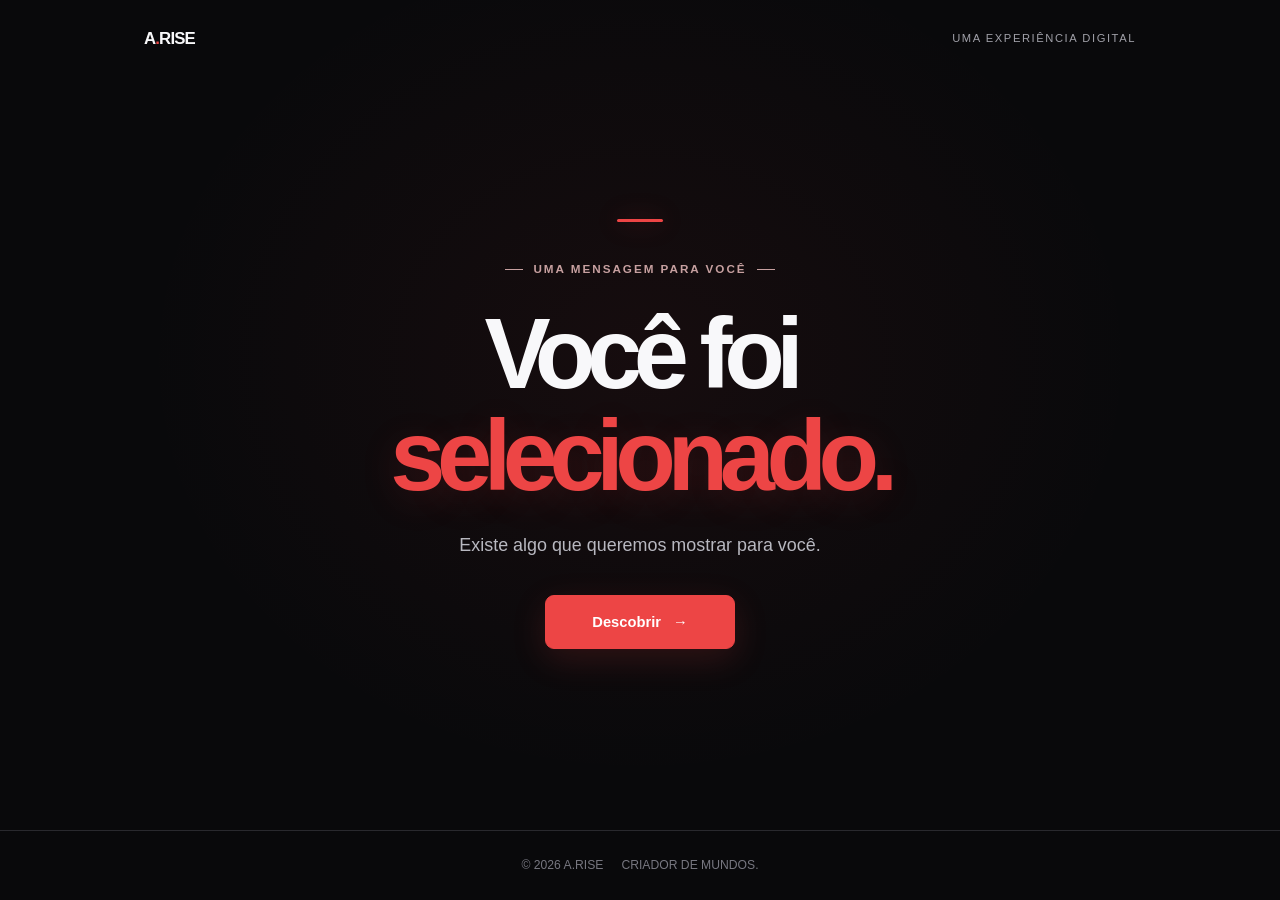
<file: index.html>
<!DOCTYPE html>
<html lang="pt-BR">
<head>
  <meta charset="UTF-8">
  <meta name="viewport" content="width=device-width, initial-scale=1.0">
  <meta name="theme-color" content="#09090b">
  <meta name="description" content="A.RISE é um ecossistema criativo independente. Conheça projetos, experiências e ideias em construção.">
  <meta property="og:type" content="website">
  <meta property="og:title" content="A.RISE | Criador de mundos">
  <meta property="og:description" content="Ideias em construção. Projetos ganhando forma.">
  <title>A.RISE | Criador de mundos</title>
  <link rel="stylesheet" href="css/style.css">
  <link rel="stylesheet" href="css/pix-flow.css?v=20261117-15">
  <script src="js/main.js?v=20261117-10" defer></script>
</head>
<body>
  <main class="pix-page">
    <header class="pix-header">
      <a class="pix-logo" href="./" aria-label="A.RISE, página inicial">A<span>.</span>RISE</a>
      <span class="pix-header-label">UMA EXPERIÊNCIA DIGITAL</span>
    </header>

    <div class="pix-content">
      <section class="pix-screen" data-pix-screen="intro" aria-labelledby="pix-intro-title">
        <span class="pix-eyebrow">UMA MENSAGEM PARA VOCÊ</span>
        <h1 id="pix-intro-title">Você foi<br><span>selecionado.</span></h1>
        <p class="pix-description">Existe algo que queremos mostrar para você.</p>
        <button class="pix-button" type="button" data-pix-start>Descobrir <span aria-hidden="true">→</span></button>
      </section>

      <section class="pix-screen pix-processing-screen" data-pix-screen="processing" aria-labelledby="pix-processing-title" aria-hidden="true" hidden>
        <span class="pix-eyebrow">ISSO PODE LEVAR ALGUNS INSTANTES</span>
        <h1 id="pix-processing-title">Analisando<br><span>sua solicitação</span></h1>
        <div class="pix-processing-console" aria-live="polite" aria-atomic="true">
          <div class="pix-processing-status">
            <span class="pix-status-dot" aria-hidden="true"></span>
            <p><span data-pix-processing-message>Iniciando consulta</span></p>
            <strong data-pix-processing-percent>00%</strong>
          </div>
          <div class="pix-progress-track" role="progressbar" aria-label="Progresso da simulação" aria-valuemin="0" aria-valuemax="100" aria-valuenow="0" data-pix-progress>
            <span data-pix-progress-fill></span>
          </div>
          <div class="pix-processing-meta">
            <span data-pix-processing-step>ETAPA 01 / 05</span>
            <span>AGUARDE</span>
          </div>
        </div>
      </section>

      <section class="pix-screen pix-charge-screen" data-pix-screen="reveal" aria-label="Cobrança fictícia" aria-hidden="true" hidden>
        <div class="pix-reveal-card">
          <p class="pix-charge-context">COBRANÇA EXTRAORDINÁRIA</p>
          <p class="pix-reveal-label">VALOR A PAGAR</p>
          <strong class="pix-amount">R$ 1.000.000,00</strong>
          <span class="pix-fiction-label">PAGAMENTO PENDENTE</span>
        </div>
      </section>

      <section class="pix-screen pix-joke-screen" data-pix-screen="joke" aria-labelledby="pix-reveal-title" aria-hidden="true" hidden>
        <h1 id="pix-reveal-title">É brincadeira,<br><span>pô!</span></h1>
        <p class="pix-description">Você foi selecionado para conhecer a A.RISE.</p>
        <button class="pix-button" type="button" data-pix-presentation>Continuar <span aria-hidden="true">→</span></button>
        <button class="pix-text-button" type="button" data-pix-restart>Ver novamente</button>
      </section>

      <section class="pix-screen pix-presentation-screen" data-pix-screen="presentation" aria-labelledby="pix-presentation-title" aria-hidden="true" hidden>
        <span class="pix-eyebrow">QUEM SOMOS</span>
        <h1 id="pix-presentation-title">A <span>ascensão.</span></h1>
        <p class="pix-description">Somos uma iniciativa independente que transforma ideias em realidade. Exploramos tecnologia, jogos e desenvolvimento por meio de criações próprias.</p>

        <div class="pix-presentation-values">
          <h2>Nossa essência</h2>
          <div class="pix-presentation-pillars" aria-label="Nossos pilares">
            <div class="pix-presentation-pillar"><strong>Criatividade para imaginar.</strong></div>
            <div class="pix-presentation-pillar"><strong>Tecnologia para construir.</strong></div>
            <div class="pix-presentation-pillar"><strong>Inovação para evoluir.</strong></div>
          </div>
        </div>

        <p class="pix-presentation-closing">Estamos construindo algo maior. E isso é só o começo.</p>
        <button class="pix-button" type="button" data-pix-presentation-projects>Conhecer os projetos <span aria-hidden="true">→</span></button>
        <p class="pix-small">Apoiar é opcional. Conhecer nosso trabalho já faz parte da jornada.</p>
      </section>

      <section class="pix-screen" data-pix-screen="donation" aria-labelledby="pix-donation-title" aria-hidden="true" hidden>
        <span class="pix-eyebrow">VOCÊ DECIDE</span>
        <div class="pix-symbol pix-symbol-small" aria-hidden="true">♡</div>
        <h1 id="pix-donation-title">Quer apoiar<br><span>os projetos?</span></h1>
        <p class="pix-description">A cobrança extraordinária acabou. Mas, se quiser ajudar a tirar novos projetos do papel, você pode contribuir com qualquer valor pela chave Pix abaixo.</p>
        <div class="pix-panel">
          <span class="pix-reveal-label">CHAVE PIX PARA DOAÇÃO</span>
          <p class="pix-key" data-pix-key-display>Chave Pix ainda não configurada.</p>
          <button class="pix-button pix-button-secondary" type="button" data-pix-copy>Copiar chave Pix</button>
          <p class="pix-status" data-pix-status aria-live="polite">A contribuição é totalmente opcional.</p>
        </div>
        <button class="pix-button" type="button" data-pix-journey>Continuar <span aria-hidden="true">→</span></button>
        <p class="pix-small">Você pode continuar sem fazer nenhuma doação.</p>
      </section>

      <section class="pix-screen" data-pix-screen="journey" aria-labelledby="pix-journey-title" aria-hidden="true" hidden>
        <span class="pix-eyebrow">SUA ATENÇÃO É O NOSSO MAIOR APOIO</span>
        <h1 id="pix-journey-title">Faça parte<br><span>dessa jornada.</span></h1>
        <p class="pix-description">Conheça o que estamos construindo, acompanhe nossos projetos e descubra como as ideias da A.RISE ganham forma.</p>

        <a class="instagram-link" href="https://www.instagram.com/alvex.rise/" target="_blank" rel="noopener noreferrer" aria-label="Acompanhar a A.RISE no Instagram, abre em nova aba">
          <span class="instagram-icon" aria-hidden="true">
            <svg viewBox="0 0 24 24" fill="none" stroke="currentColor" stroke-width="1.7" stroke-linecap="round" stroke-linejoin="round">
              <rect x="3" y="3" width="18" height="18" rx="5"></rect>
              <circle cx="12" cy="12" r="4"></circle>
              <circle cx="17.5" cy="6.5" r="1" fill="currentColor" stroke="none"></circle>
            </svg>
          </span>
          <span class="instagram-copy">
            <strong>Instagram · @alvex.rise</strong>
            <small>Acompanhe os bastidores, testes e próximas atualizações.</small>
          </span>
          <span class="instagram-arrow" aria-hidden="true">↗</span>
        </a>

        <p class="pix-small">Bem-vindo à A.RISE.</p>
      </section>
    </div>

    <footer class="pix-footer">
      <span>© <span data-current-year>2026</span> A.RISE</span>
      <span>CRIADOR DE MUNDOS.</span>
    </footer>
  </main>

  <main class="page portfolio-page" id="portfolio" hidden>
    <header class="header">
      <a class="logo" href="./" aria-label="A.RISE, página inicial">A<span>.</span>RISE</a>
      <span class="header-label">A.RISE · CRIADOR DE MUNDOS</span>
      <nav class="portfolio-nav" aria-label="Navegação principal">
        <a href="#projects-title">Projetos</a>
        <a href="#design-title">Design</a>
      </nav>
    </header>

    <section class="hero portfolio-hero" aria-labelledby="portfolio-title">
      <p class="eyebrow">IDEIAS EM CONSTRUÇÃO. NOVOS MUNDOS A CAMINHO.</p>
      <h1 id="portfolio-title">O futuro começa<br>com uma <span>ideia.</span></h1>
      <div class="portfolio-intro">
        <span class="development-line" aria-hidden="true"></span>
        <p>Este é o espaço para acompanhar o que estamos criando. Alguns projetos já podem ser explorados; outros ainda estão tomando forma.</p>
      </div>
    </section>

    <section class="portfolio-projects" aria-labelledby="projects-title">
      <div class="portfolio-section-heading">
        <p class="eyebrow">O QUE ESTAMOS CONSTRUINDO</p>
        <h2 id="projects-title">Projetos<span>.</span></h2>
      </div>

      <article class="portfolio-card">
        <div class="portfolio-card-top"><span class="portfolio-tag">JOGO</span><span class="portfolio-status">PUBLICADO</span></div>
        <h3>ON RED</h3>
        <p>
ON RED é um jogo arcade de sobrevivência que combina reflexos, estratégia e habilidades especiais. Enfrente quadrados perseguidores, desvie de obstáculos e utilize mecânicas como Perfect Timing para eliminar ameaças, Ping Pong para ganhar impulso e destruir hexágonos, e MERGE para recuperar vida e conquistar vantagens. Prepare-se também para uma Boss Fight intensa, com ataques especiais e um confronto que coloca suas habilidades à prova. Sobreviva e descubra até onde consegue chegar!
</p>
        <a class="portfolio-link" href="https://playgama.ai/play/mcg3gx7hgipnkt" target="_blank" rel="noopener noreferrer">Jogar ON RED <span aria-hidden="true">↗</span></a>
      </article>

      <article class="portfolio-card">
        <div class="portfolio-card-top"><span class="portfolio-tag">FERRAMENTA EDUCATIVA</span><span class="portfolio-status">PUBLICADO</span></div>
        <h3>HIT LAB</h3>
        <p>
O HIT LAB é um laboratório interativo de desenvolvimento de jogos, criado para ensinar como funcionam hitboxes e sistemas de colisão. Explore demonstrações em tempo real, manipule objetos, altere parâmetros e acompanhe as mudanças diretamente no código JavaScript. Aprenda conceitos, teste mecânicas e descubra como construir seus próprios sistemas de colisão.
</p>
        <a class="portfolio-link" href="./projetos/hitbox-lab/">Explorar o laboratório <span aria-hidden="true">↗</span></a>
      </article>

      <article class="portfolio-card">
        <div class="portfolio-card-top"><span class="portfolio-tag">PLATAFORMA DE PRODUTIVIDADE</span><span class="portfolio-status">EM DESENVOLVIMENTO</span></div>
        <h3>RITMO</h3>
        <p>
Transforme sua rotina em uma jornada de evolução. O RITMO é uma plataforma de organização pessoal gamificada, inspirada em RPGs, que transforma tarefas, hábitos e objetivos em missões. Evolua de nível, acumule XP, desbloqueie conquistas e acompanhe seu progresso. Com um sistema de economia baseado em Microcoins, você aprende a economizar para conquistar recompensas. Personalize seu personagem, estabeleça regras e utilize o Watson, um assistente de IA que organiza sua rotina em missões, agendas e exercícios. Na versão Plus, o RITMO também conta com integração ao GG Fit, expandindo a experiência para o treinamento físico em casa.
</p>
        <a class="portfolio-link" href="https://alvexz555.github.io/RITMO/" target="_blank" rel="noopener noreferrer">Acessar projeto <span aria-hidden="true">↗</span></a>
      </article>

      <article class="portfolio-card">
        <div class="portfolio-card-top"><span class="portfolio-tag">CATALOGO DIGITAL</span><span class="portfolio-status">PUBLICADO</span></div>
        <h3>PXT</h3>
        <p>
Encontre seu próximo fone sem complicação. A PXT é um catálogo digital especializado em fones de ouvido, criado para facilitar a busca e a escolha do produto ideal. Com uma seleção objetiva de opções, imagens e descrições simplificadas, a plataforma ajuda você a encontrar o que procura sem perder tempo. Ao escolher um produto, você é direcionado ao Mercado Livre para continuar a compra com praticidade e segurança.
</p>
        <a class="portfolio-link" href="./pxt.html">Conhecer o projeto <span aria-hidden="true">↗</span></a>
      </article>

      <article class="portfolio-card">
        <div class="portfolio-card-top"><span class="portfolio-tag">DIVULGAÇÃO DE JOGO</span><span class="portfolio-status">EM DESENVOLVIMENTO</span></div>
        <h3>INEVITÁVEL</h3>
        <p>
Conheça Inevitável, um jogo original criado pela A.RISE e atualmente em desenvolvimento. Seu site oficial apresenta o universo do jogo, sua história, mecânicas e o sistema de contaminação por meio de uma experiência interativa e visualmente envolvente. Explore informações, assista ao trailer e descubra detalhes do projeto através de elementos que respondem à interação do usuário. Mais do que apresentar um jogo, o site busca despertar curiosidade e aproximar o público de seu universo antes do lançamento.
</p>
        <a class="portfolio-link" href="https://alvexz555.github.io/inevitavel-site/" target="_blank" rel="noopener noreferrer">Acessar projeto <span aria-hidden="true">↗</span></a>
      </article>

      <article class="portfolio-card">
        <div class="portfolio-card-top"><span class="portfolio-tag">EXPERIÊNCIA DIGITAL</span><span class="portfolio-status">PUBLICADO</span></div>
        <h3>CONVITE DE ANIVERSÁRIO INTERATIVO</h3>
        <p>
Um convite de aniversário interativo, criado para transformar um simples convite em uma experiência digital personalizada. Com uma apresentação visual envolvente, botões interativos e informações importantes sobre o evento, o projeto permite apresentar a localização da festa, sugestões de presentes e outros detalhes para os convidados. Uma solução criativa e personalizada, desenvolvida para tornar a comunicação do evento mais prática, bonita e especial.
</p>
        <a class="portfolio-link" href="https://alvexz555.github.io/festa-da-anny/" target="_blank" rel="noopener noreferrer">Acessar projeto <span aria-hidden="true">↗</span></a>
      </article>
    </section>


    <section class="design-section" aria-labelledby="design-title" id="design">
      <div class="portfolio-section-heading">
        <p class="eyebrow">IDENTIDADE, COMPOSIÇÃO E COMUNICAÇÃO VISUAL</p>
        <h2 id="design-title">Design<span>.</span></h2>
        <p class="design-intro">Uma segunda perspectiva sobre o que criamos: marcas, conceitos, peças visuais e experiências que dão forma às ideias.</p>
      </div>
      <article class="design-feature">
        <div class="portfolio-card-top"><span class="portfolio-tag">IDENTIDADE VISUAL · ESTUDO DE CASO</span><span class="portfolio-status">PXT</span></div>
        <p class="design-kicker">DO CONCEITO AO PRODUTO</p>
        <h3>Pixel Store <span>→</span> PXT</h3>
        <p>A identidade visual que deu origem ao projeto PXT. Explore o conceito da Pixel Store, suas escolhas visuais e a evolução até se tornar um catálogo digital especializado em fones de ouvido.</p>
        <a class="portfolio-link portfolio-link-primary" href="./pxt.html">Ver processo criativo <span aria-hidden="true">↗</span></a>
      </article>
    </section>

    <section class="journey-section portfolio-support" aria-labelledby="journey-section-title">
      <p class="eyebrow">APOIE O QUE ESTAMOS CONSTRUINDO</p>
      <h2 id="journey-section-title">Projetos crescem<br>com apoio<span>.</span></h2>
      <p>Se quiser contribuir com a A.RISE, você pode apoiar o desenvolvimento dos nossos projetos. A doação é opcional.</p>
      <a class="portfolio-link" href="#apoio" data-pix-continue-donation>Conhecer as opções de apoio <span aria-hidden="true">↗</span></a>
    </section>

    <footer class="footer">
      <span>© <span data-current-year>2026</span> A.RISE</span>
      <span class="signature">CRIADOR DE MUNDOS<span>.</span></span>
    </footer>
  </main>

  <div class="pix-impact-overlay" data-pix-impact hidden aria-hidden="true"></div>
</body>
</html>
</file>
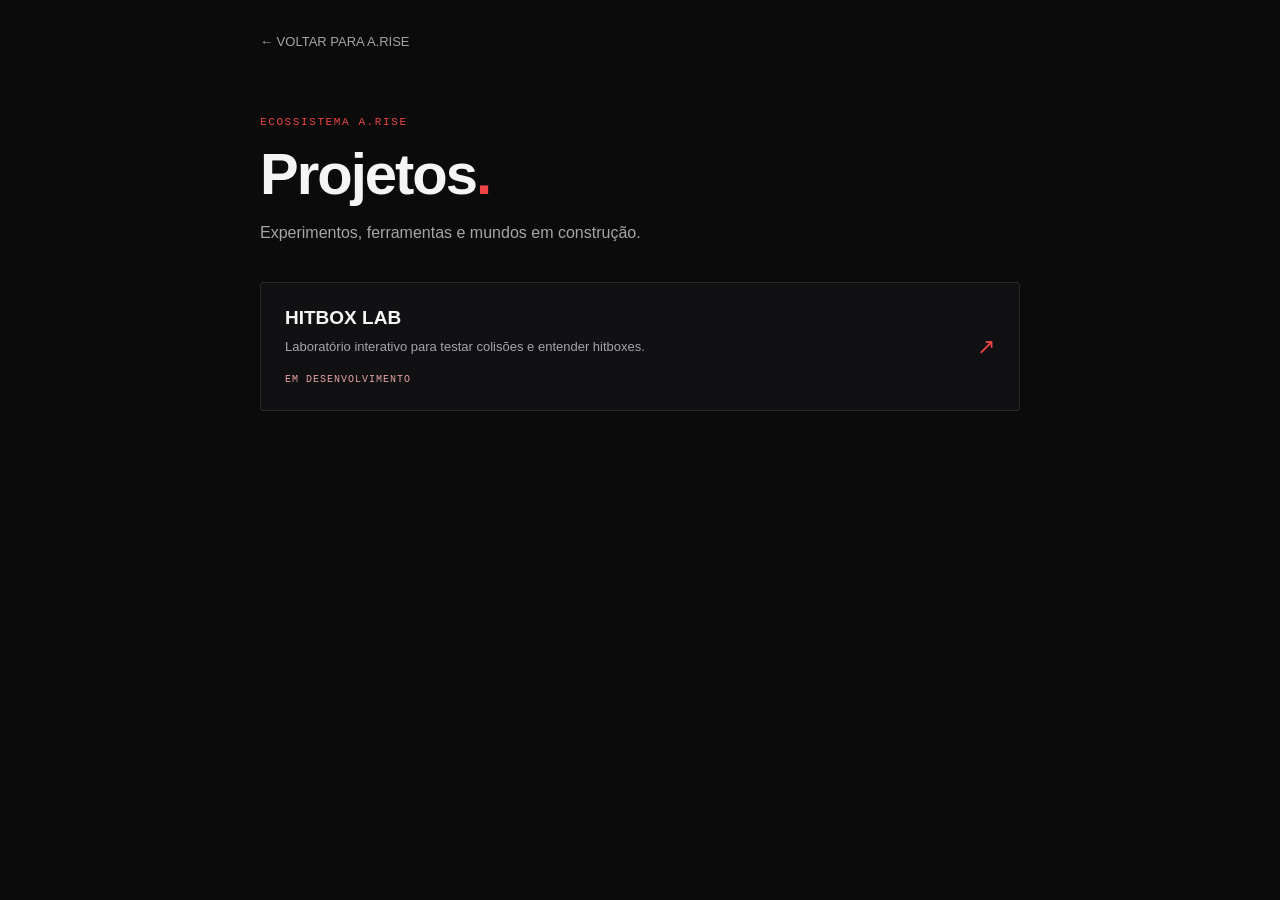
<file: projetos/index.html>
<!DOCTYPE html>
<html lang="pt-BR">
<head>
  <meta charset="UTF-8">
  <meta name="viewport" content="width=device-width, initial-scale=1.0">
  <meta name="theme-color" content="#0b0b0c">
  <meta name="description" content="Projetos em desenvolvimento da A.RISE.">
  <title>Projetos | A.RISE</title>
  <style>
    :root {
      color-scheme: dark;
      --background: #0b0b0c;
      --surface: #111113;
      --text: #f5f5f5;
      --muted: #a5a5aa;
      --accent: #ed4545;
      --border: #29292c;
    }

    * { box-sizing: border-box; }

    body {
      min-width: 320px;
      min-height: 100vh;
      margin: 0;
      padding: 32px 20px;
      background: var(--background);
      color: var(--text);
      font-family: Arial, Helvetica, sans-serif;
    }

    main {
      width: min(760px, 100%);
      margin: 0 auto;
    }

    .back {
      display: inline-block;
      margin-bottom: 56px;
      color: var(--muted);
      font-size: 13px;
      text-decoration: none;
    }

    .back:hover { color: var(--accent); }

    .eyebrow {
      color: var(--accent);
      font: 11px "Courier New", monospace;
      letter-spacing: 1.6px;
    }

    h1 {
      margin: 12px 0;
      font-size: clamp(38px, 8vw, 58px);
      letter-spacing: -2px;
    }

    .intro {
      margin: 0 0 36px;
      color: var(--muted);
      line-height: 1.7;
    }

    .project {
      display: flex;
      align-items: center;
      justify-content: space-between;
      gap: 20px;
      padding: 24px;
      border: 1px solid var(--border);
      border-radius: 3px;
      background: var(--surface);
      color: inherit;
      text-decoration: none;
      transition: border-color 180ms ease, transform 180ms ease;
    }

    .project:hover {
      border-color: var(--accent);
      transform: translateY(-2px);
    }

    .project h2 {
      margin: 0 0 8px;
      font-size: 19px;
    }

    .project p {
      margin: 0;
      color: var(--muted);
      font-size: 13px;
      line-height: 1.6;
    }

    .arrow {
      color: var(--accent);
      font-size: 22px;
    }

    .status {
      display: inline-block;
      margin-top: 16px;
      color: #e8a3a3;
      font: 10px "Courier New", monospace;
      letter-spacing: 1px;
    }

    @media (max-width: 480px) {
      body { padding: 24px 18px; }
      .back { margin-bottom: 42px; }
      .project { padding: 19px; }
    }

    @media (prefers-reduced-motion: reduce) {
      *, *::before, *::after {
        transition-duration: 0.01ms !important;
      }
    }
  </style>
</head>
<body>
  <main>
    <a class="back" href="../">← VOLTAR PARA A.RISE</a>

    <p class="eyebrow">ECOSSISTEMA A.RISE</p>
    <h1>Projetos<span style="color: var(--accent)">.</span></h1>
    <p class="intro">Experimentos, ferramentas e mundos em construção.</p>

    <a class="project" href="./hitbox-lab/">
      <div>
        <h2>HITBOX LAB</h2>
        <p>Laboratório interativo para testar colisões e entender hitboxes.</p>
        <span class="status">EM DESENVOLVIMENTO</span>
      </div>
      <span class="arrow" aria-hidden="true">↗</span>
    </a>
  </main>
</body>
</html>
</file>
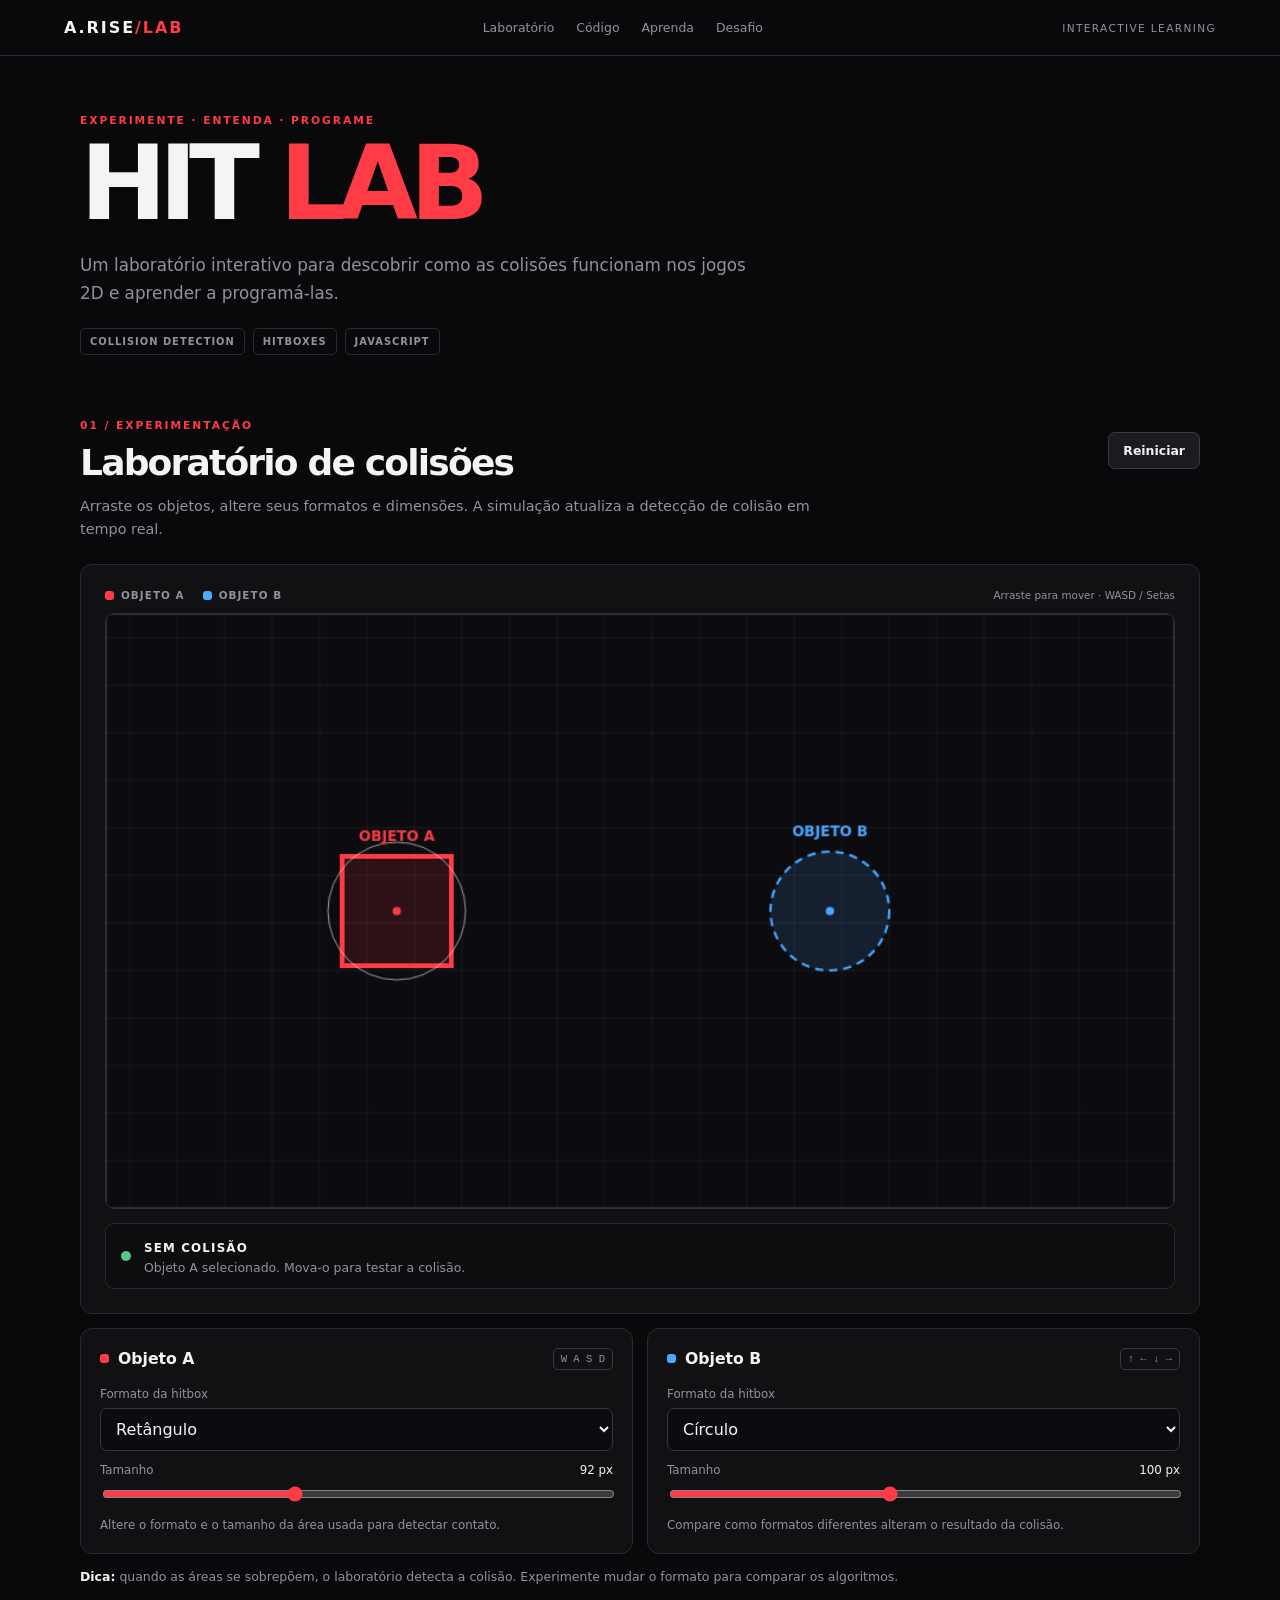
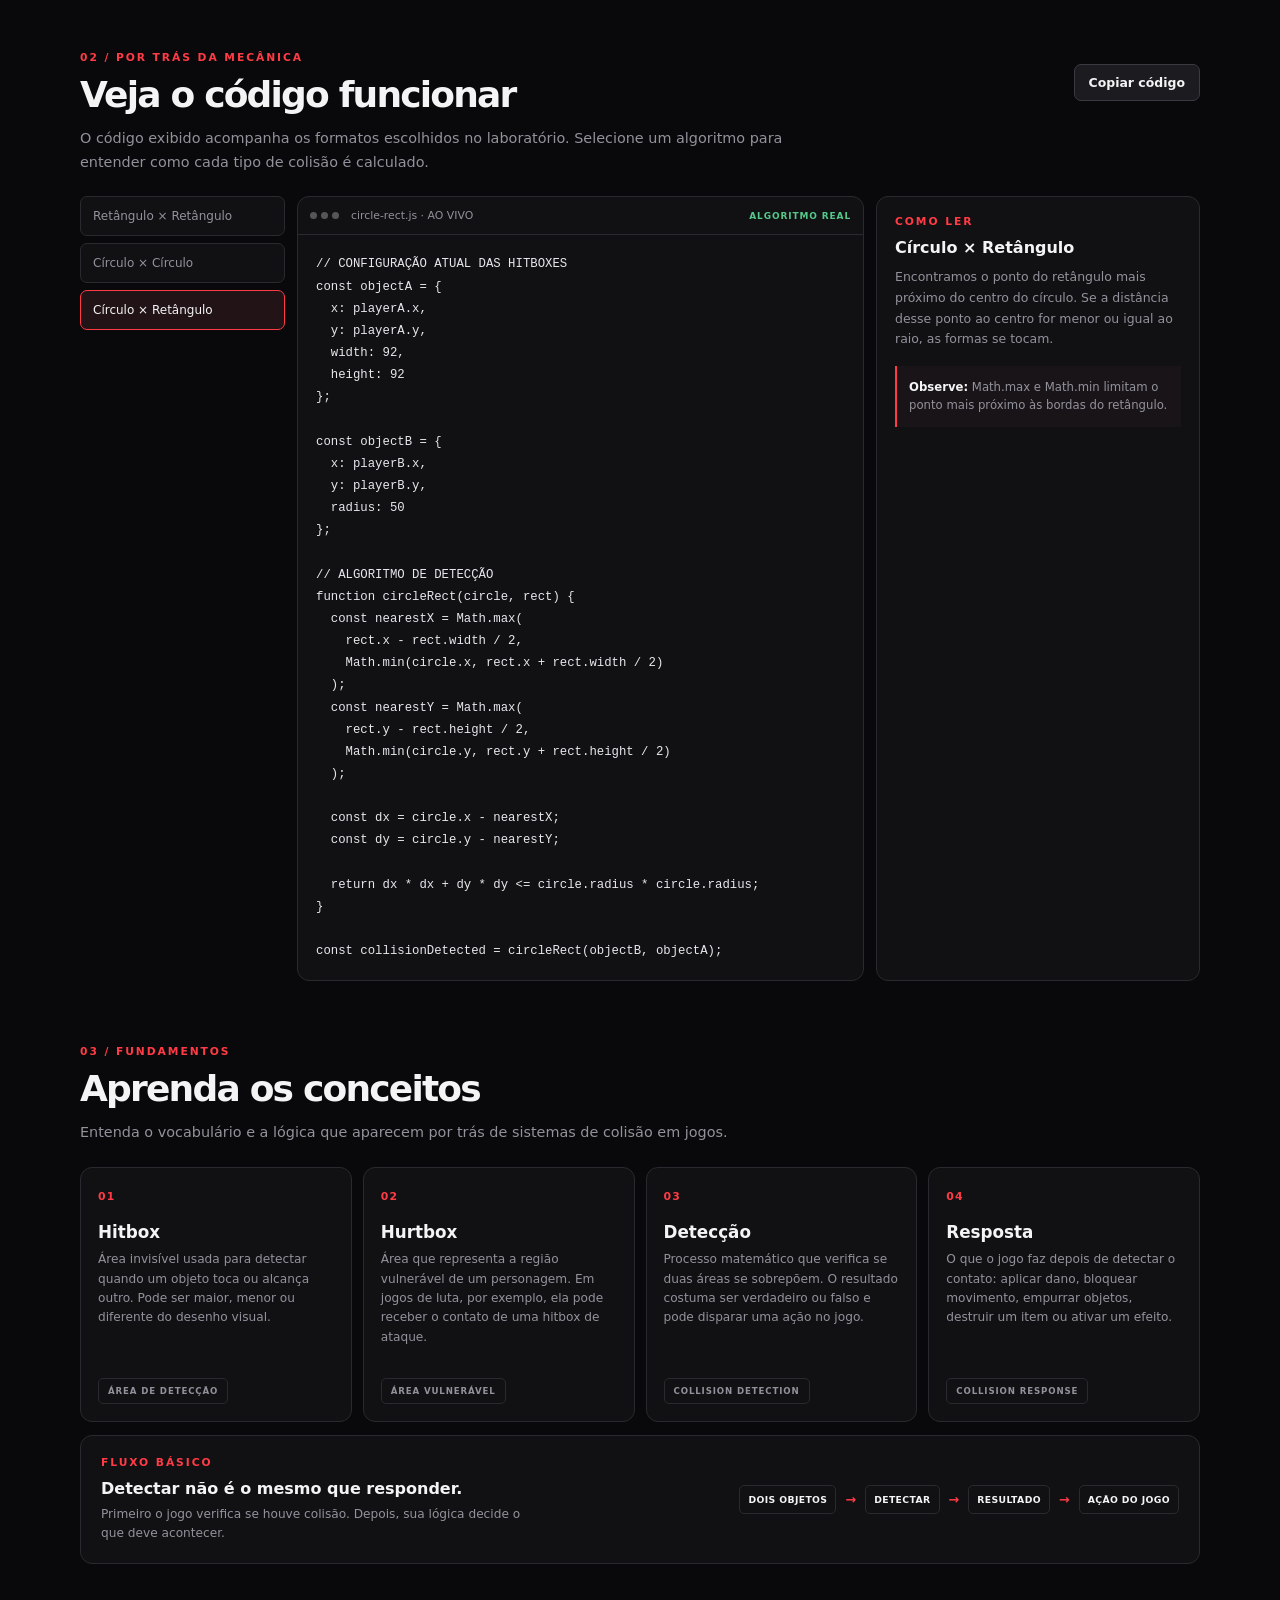
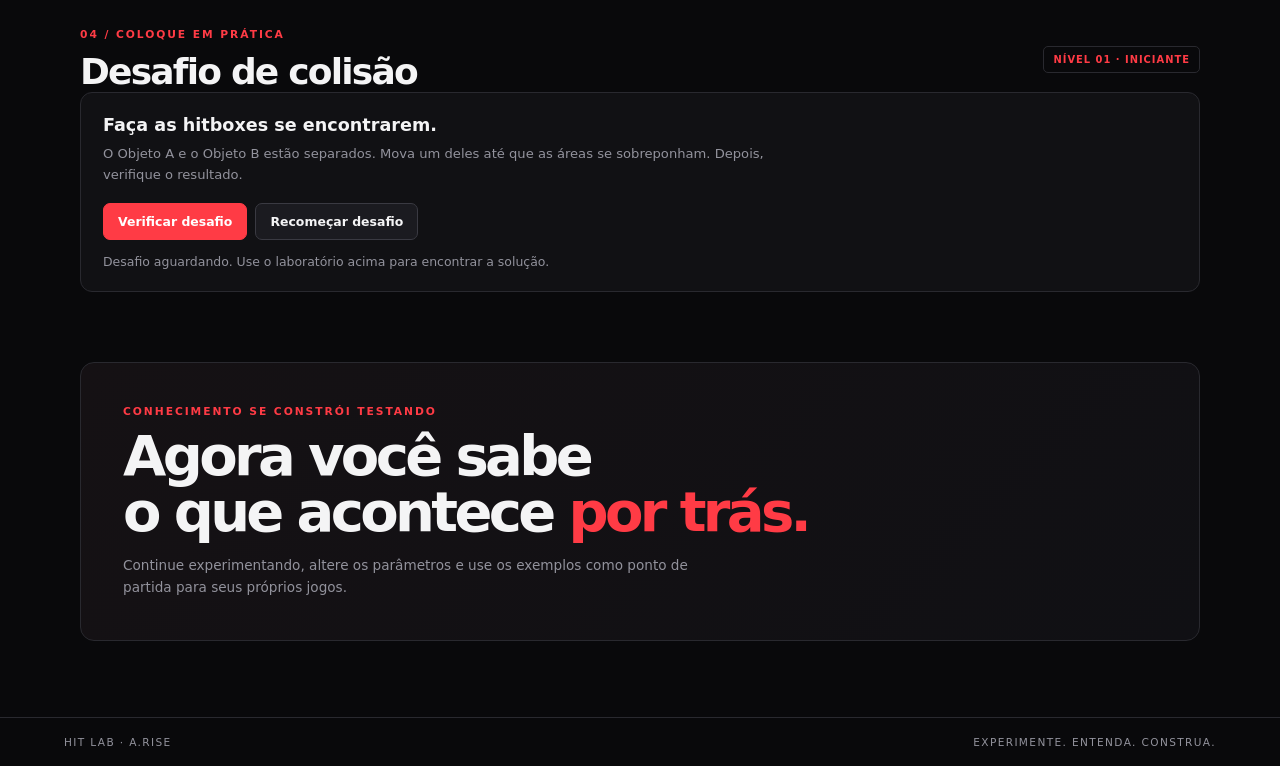
<file: projetos/hitbox-lab/index.html>
<!DOCTYPE html>
<html lang="pt-BR">
<head>
  <meta charset="UTF-8">
  <meta name="viewport" content="width=device-width, initial-scale=1.0">
  <meta name="theme-color" content="#09090b">
  <meta name="description" content="HIT LAB: experimente colisões 2D, entenda hitboxes e estude o JavaScript por trás das mecânicas.">
  <title>HIT LAB | A.RISE</title>
  <link rel="stylesheet" href="style.css">
  <script src="game.js" defer></script>
</head>
<body>
  <header class="topbar">
    <a class="brand" href="../../index.html" aria-label="A.RISE, voltar ao portfólio">A.RISE<span>/LAB</span></a>
    <nav class="top-nav" aria-label="Navegação principal">
      <a href="#laboratorio">Laboratório</a>
      <a href="#codigo">Código</a>
      <a href="#aprenda">Aprenda</a>
      <a href="#desafio">Desafio</a>
    </nav>
    <span class="version">INTERACTIVE LEARNING</span>
  </header>

  <main class="page">
    <section class="intro">
      <p class="eyebrow">EXPERIMENTE · ENTENDA · PROGRAME</p>
      <h1>HIT <span>LAB</span></h1>
      <p class="description">Um laboratório interativo para descobrir como as colisões funcionam nos jogos 2D e aprender a programá-las.</p>
      <div class="intro-tags"><span>COLLISION DETECTION</span><span>HITBOXES</span><span>JAVASCRIPT</span></div>
    </section>

    <section id="laboratorio" class="section-block" aria-labelledby="workspace-title">
      <div class="section-heading">
        <div><p class="eyebrow">01 / EXPERIMENTAÇÃO</p><h2 id="workspace-title">Laboratório de colisões</h2></div>
        <button id="reset-button" class="secondary-button" type="button">Reiniciar</button>
      </div>
      <p class="section-copy">Arraste os objetos, altere seus formatos e dimensões. A simulação atualiza a detecção de colisão em tempo real.</p>

      <div class="workspace">
        <div class="canvas-toolbar"><span><i class="legend-dot dot-a"></i> OBJETO A</span><span><i class="legend-dot dot-b"></i> OBJETO B</span><span class="toolbar-hint">Arraste para mover · WASD / Setas</span></div>
        <div class="canvas-wrap">
          <canvas id="lab-canvas" width="900" height="500" tabindex="0" aria-label="Simulação de colisão 2D. Arraste os objetos para testar a colisão. Use WASD para o objeto A e as setas para o objeto B.">Seu navegador não oferece suporte ao elemento canvas.</canvas>
        </div>
        <div class="readout" id="collision-readout" data-state="idle" aria-live="polite">
          <span class="status-dot" aria-hidden="true"></span>
          <div><strong id="collision-title">AGUARDANDO TESTE</strong><p id="collision-detail">Mova os objetos para observar a detecção.</p></div>
        </div>
      </div>

      <div class="object-panel">
        <article class="object-card">
          <div class="object-title"><span class="object-marker marker-a"></span><h3>Objeto A</h3><kbd>W A S D</kbd></div>
          <label for="shape-a">Formato da hitbox</label>
          <select id="shape-a"><option value="rect">Retângulo</option><option value="circle">Círculo</option></select>
          <label for="size-a" class="range-label"><span>Tamanho</span><output id="size-a-value">92 px</output></label>
          <input id="size-a" type="range" min="40" max="180" value="92">
          <p>Altere o formato e o tamanho da área usada para detectar contato.</p>
        </article>
        <article class="object-card">
          <div class="object-title"><span class="object-marker marker-b"></span><h3>Objeto B</h3><kbd>↑ ← ↓ →</kbd></div>
          <label for="shape-b">Formato da hitbox</label>
          <select id="shape-b"><option value="circle">Círculo</option><option value="rect">Retângulo</option></select>
          <label for="size-b" class="range-label"><span>Tamanho</span><output id="size-b-value">100 px</output></label>
          <input id="size-b" type="range" min="40" max="180" value="100">
          <p>Compare como formatos diferentes alteram o resultado da colisão.</p>
        </article>
      </div>
      <div class="tip-line"><strong>Dica:</strong> quando as áreas se sobrepõem, o laboratório detecta a colisão. Experimente mudar o formato para comparar os algoritmos.</div>
    </section>

    <section id="codigo" class="section-block" aria-labelledby="code-title">
      <div class="section-heading">
        <div><p class="eyebrow">02 / POR TRÁS DA MECÂNICA</p><h2 id="code-title">Veja o código funcionar</h2></div>
        <button id="copy-code" class="secondary-button" type="button">Copiar código</button>
      </div>
      <p class="section-copy">O código exibido acompanha os formatos escolhidos no laboratório. Selecione um algoritmo para entender como cada tipo de colisão é calculado.</p>
      <div class="code-layout">
        <div class="code-tabs" role="tablist" aria-label="Algoritmos de colisão">
          <button class="code-tab is-active" type="button" data-code="rectRect" role="tab" aria-selected="true">Retângulo × Retângulo</button>
          <button class="code-tab" type="button" data-code="circleCircle" role="tab" aria-selected="false">Círculo × Círculo</button>
          <button class="code-tab" type="button" data-code="circleRect" role="tab" aria-selected="false">Círculo × Retângulo</button>
        </div>
        <div class="code-window">
          <div class="code-window-bar"><span><i></i><i></i><i></i></span><small id="code-file-label">rect-rect.js</small><span class="live-label">ALGORITMO REAL</span></div>
          <pre><code id="code-display"></code></pre>
        </div>
        <aside class="code-explanation">
          <p class="eyebrow">COMO LER</p>
          <h3 id="explanation-title">Retângulo × Retângulo</h3>
          <p id="explanation-text">Comparamos a distância entre os centros dos objetos com a soma de suas metades. Se houver sobreposição nos dois eixos, existe colisão.</p>
          <div class="concept-note"><strong>Observe:</strong> <span id="explanation-note">As propriedades x e y representam o centro do objeto. Largura e altura definem os limites da hitbox.</span></div>
        </aside>
      </div>
    </section>

    <section id="aprenda" class="section-block" aria-labelledby="learn-title">
      <div class="section-heading"><div><p class="eyebrow">03 / FUNDAMENTOS</p><h2 id="learn-title">Aprenda os conceitos</h2></div></div>
      <p class="section-copy">Entenda o vocabulário e a lógica que aparecem por trás de sistemas de colisão em jogos.</p>
      <div class="lesson-grid">
        <article class="lesson-card"><span class="lesson-number">01</span><h3>Hitbox</h3><p>Área invisível usada para detectar quando um objeto toca ou alcança outro. Pode ser maior, menor ou diferente do desenho visual.</p><span class="lesson-tag">ÁREA DE DETECÇÃO</span></article>
        <article class="lesson-card"><span class="lesson-number">02</span><h3>Hurtbox</h3><p>Área que representa a região vulnerável de um personagem. Em jogos de luta, por exemplo, ela pode receber o contato de uma hitbox de ataque.</p><span class="lesson-tag">ÁREA VULNERÁVEL</span></article>
        <article class="lesson-card"><span class="lesson-number">03</span><h3>Detecção</h3><p>Processo matemático que verifica se duas áreas se sobrepõem. O resultado costuma ser verdadeiro ou falso e pode disparar uma ação no jogo.</p><span class="lesson-tag">COLLISION DETECTION</span></article>
        <article class="lesson-card"><span class="lesson-number">04</span><h3>Resposta</h3><p>O que o jogo faz depois de detectar o contato: aplicar dano, bloquear movimento, empurrar objetos, destruir um item ou ativar um efeito.</p><span class="lesson-tag">COLLISION RESPONSE</span></article>
      </div>
      <div class="learning-example">
        <div><p class="eyebrow">FLUXO BÁSICO</p><h3>Detectar não é o mesmo que responder.</h3><p>Primeiro o jogo verifica se houve colisão. Depois, sua lógica decide o que deve acontecer.</p></div>
        <div class="flow-steps"><span>DOIS OBJETOS</span><b>→</b><span>DETECTAR</span><b>→</b><span>RESULTADO</span><b>→</b><span>AÇÃO DO JOGO</span></div>
      </div>
    </section>

    <section id="desafio" class="section-block challenge-section" aria-labelledby="challenge-title">
      <div class="section-heading"><div><p class="eyebrow">04 / COLOQUE EM PRÁTICA</p><h2 id="challenge-title">Desafio de colisão</h2></div><span class="difficulty">NÍVEL 01 · INICIANTE</span></div>
      <div class="challenge-card">
        <div><h3>Faça as hitboxes se encontrarem.</h3><p>O Objeto A e o Objeto B estão separados. Mova um deles até que as áreas se sobreponham. Depois, verifique o resultado.</p></div>
        <div class="challenge-actions"><button id="challenge-check" class="primary-button" type="button">Verificar desafio</button><button id="challenge-reset" class="secondary-button" type="button">Recomeçar desafio</button></div>
        <p id="challenge-feedback" class="challenge-feedback" aria-live="polite">Desafio aguardando. Use o laboratório acima para encontrar a solução.</p>
      </div>
    </section>

    <section class="next-step">
      <p class="eyebrow">CONHECIMENTO SE CONSTRÓI TESTANDO</p>
      <h2>Agora você sabe<br>o que acontece <span>por trás.</span></h2>
      <p>Continue experimentando, altere os parâmetros e use os exemplos como ponto de partida para seus próprios jogos.</p>
    </section>
  </main>

  <footer><span>HIT LAB · A.RISE</span><span>EXPERIMENTE. ENTENDA. CONSTRUA.</span></footer>
</body>
</html>
</file>
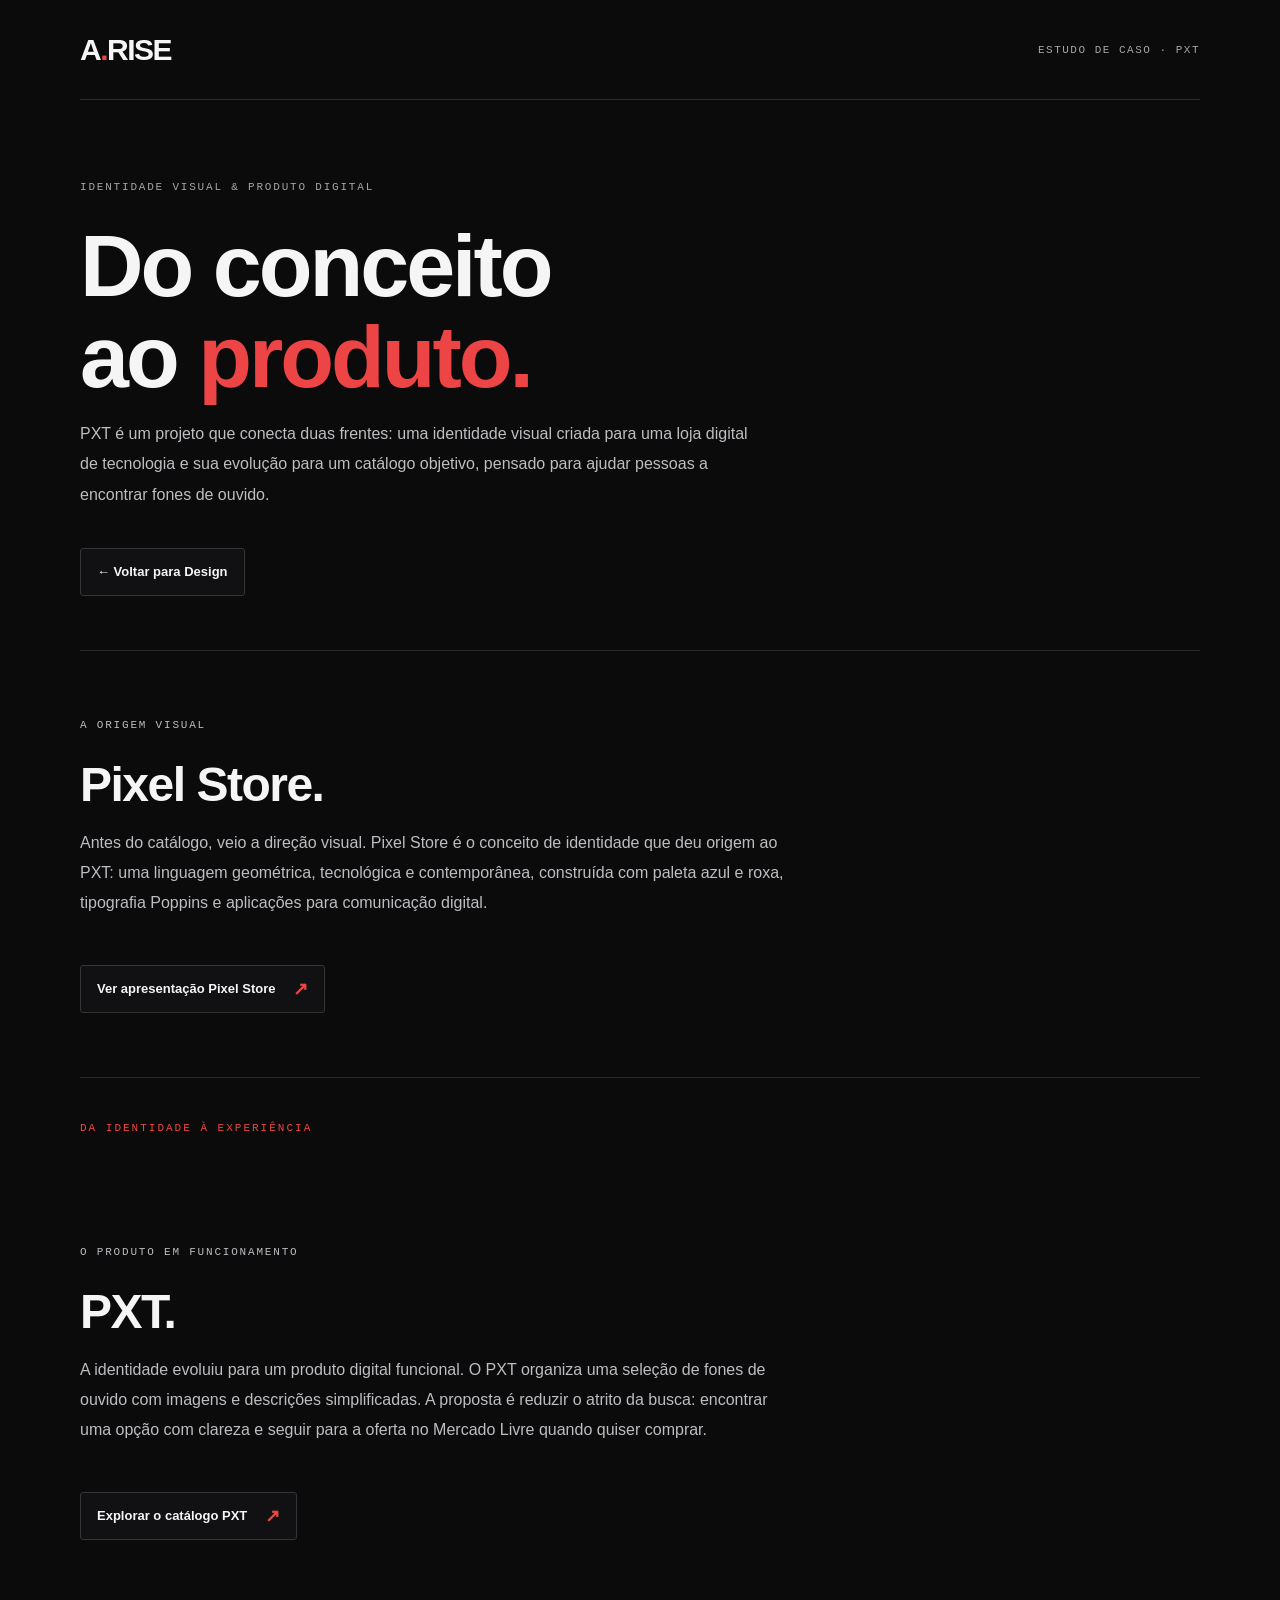
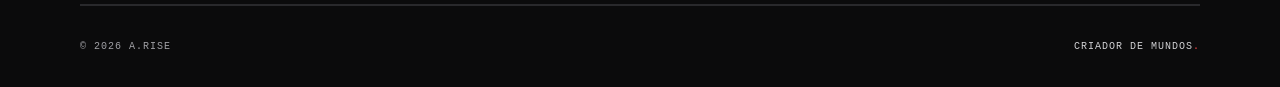
<file: pxt.html>
<!DOCTYPE html>
<html lang="pt-BR">
<head>
  <meta charset="UTF-8">
  <meta name="viewport" content="width=device-width, initial-scale=1.0">
  <meta name="theme-color" content="#0b0b0c">
  <meta name="description" content="PXT: do conceito de identidade visual Pixel Store ao catálogo digital de fones de ouvido.">
  <title>PXT | Do conceito ao produto · A.RISE</title>
  <link rel="stylesheet" href="css/style.css">
</head>
<body>
  <main class="case-page">
    <header class="header">
      <a class="logo" href="./" aria-label="Voltar ao site A.RISE">A<span>.</span>RISE</a>
      <span class="header-label">ESTUDO DE CASO · PXT</span>
    </header>

    <section class="case-hero">
      <p class="eyebrow">IDENTIDADE VISUAL & PRODUTO DIGITAL</p>
      <h1>Do conceito<br>ao <span>produto.</span></h1>
      <p>PXT é um projeto que conecta duas frentes: uma identidade visual criada para uma loja digital de tecnologia e sua evolução para um catálogo objetivo, pensado para ajudar pessoas a encontrar fones de ouvido.</p>
      <a class="portfolio-link" href="./#design">← Voltar para Design</a>
    </section>

    <section class="case-section" aria-labelledby="identity-title">
      <p class="eyebrow">A ORIGEM VISUAL</p>
      <h2 id="identity-title">Pixel Store<span>.</span></h2>
      <p>Antes do catálogo, veio a direção visual. Pixel Store é o conceito de identidade que deu origem ao PXT: uma linguagem geométrica, tecnológica e contemporânea, construída com paleta azul e roxa, tipografia Poppins e aplicações para comunicação digital.</p>
      <div class="case-actions">
        <a class="portfolio-link" href="https://canva.link/rcfre4i97p19e1d" target="_blank" rel="noopener noreferrer">Ver apresentação Pixel Store <span aria-hidden="true">↗</span></a>
      </div>
    </section>

    <div class="case-transition">DA IDENTIDADE À EXPERIÊNCIA</div>

    <section class="case-section" aria-labelledby="catalog-title">
      <p class="eyebrow">O PRODUTO EM FUNCIONAMENTO</p>
      <h2 id="catalog-title">PXT<span>.</span></h2>
      <p>A identidade evoluiu para um produto digital funcional. O PXT organiza uma seleção de fones de ouvido com imagens e descrições simplificadas. A proposta é reduzir o atrito da busca: encontrar uma opção com clareza e seguir para a oferta no Mercado Livre quando quiser comprar.</p>
      <div class="case-actions">
        <a class="portfolio-link" href="https://alvexz555.github.io/for-PXT.COM.BR/" target="_blank" rel="noopener noreferrer">Explorar o catálogo PXT <span aria-hidden="true">↗</span></a>
      </div>
    </section>

    <footer class="footer">
      <span>© <span data-year>2026</span> A.RISE</span>
      <span class="signature">CRIADOR DE MUNDOS<span>.</span></span>
    </footer>
  </main>
  <script>document.querySelector("[data-year]").textContent = new Date().getFullYear();</script>
</body>
</html>
</file>
<file: css/style.css>
:root {
  --background: #0b0b0c;
  --surface: #111113;
  --text: #f5f5f5;
  --muted: #a5a5aa;
  --accent: #ed4545;
  --border: #29292c;
}

* {
  box-sizing: border-box;
}

html {
  min-height: 100%;
  background: var(--background);
  scroll-behavior: smooth;
}

body {
  min-width: 320px;
  min-height: 100vh;
  min-height: 100svh;
  margin: 0;
  color: var(--text);
  background: var(--background);
  font-family: Arial, Helvetica, sans-serif;
  -webkit-font-smoothing: antialiased;
}

a {
  -webkit-tap-highlight-color: transparent;
}

a:focus-visible {
  outline: 2px solid var(--accent);
  outline-offset: 5px;
}

.page {
  display: flex;
  flex-direction: column;
  width: min(1120px, calc(100% - 80px));
  min-height: 100vh;
  min-height: 100svh;
  margin: 0 auto;
}

/* Cabeçalho */

.header,
.footer {
  display: flex;
  align-items: center;
  justify-content: space-between;
}

.header {
  min-height: 100px;
  gap: 24px;
  border-bottom: 1px solid var(--border);
}

.logo {
  color: var(--text);
  text-decoration: none;
  font-size: 30px;
  font-weight: 800;
  letter-spacing: -1.5px;
}

.logo span,
.signature span {
  color: var(--accent);
}

.header-label,
.footer,
.status,
.eyebrow,
.instagram-handle {
  font-family: "Courier New", monospace;
}

.header-label {
  color: var(--muted);
  font-size: 11px;
  letter-spacing: 1.5px;
  text-align: right;
}

/* Apresentação principal */

.hero {
  display: flex;
  flex: 1;
  flex-direction: column;
  align-items: center;
  justify-content: center;
  padding: 88px 0 96px;
  text-align: center;
}

/* Status de desenvolvimento */

.status {
  display: inline-flex;
  align-items: center;
  gap: 10px;
  padding: 11px 15px;
  border: 1px solid #383033;
  color: #e8a3a3;
  font-size: 10px;
  letter-spacing: 1.5px;
}

.status-dot {
  width: 7px;
  height: 7px;
  flex-shrink: 0;
  border-radius: 50%;
  background: var(--accent);
  box-shadow: 0 0 10px rgb(237 69 69 / 30%);
}

/* Símbolo visual */

.symbol {
  display: flex;
  align-items: center;
  gap: 16px;
  margin: 38px 0 26px;
}

.symbol span {
  width: 42px;
  height: 1px;
  background: #414145;
}

.symbol strong {
  color: var(--accent);
  font-size: 32px;
  font-weight: 700;
}

/* Tipografia */

.eyebrow {
  margin: 0 0 22px;
  color: var(--muted);
  font-size: 11px;
  line-height: 1.8;
  letter-spacing: 1.8px;
}

h1 {
  margin: 0;
  color: var(--text);
  font-size: clamp(64px, 8vw, 104px);
  font-weight: 700;
  line-height: 1.04;
  letter-spacing: -3px;
}

h1 span {
  color: var(--accent);
}

.description {
  max-width: 530px;
  margin: 28px 0 0;
  color: #bdbdc2;
  font-size: 16px;
  line-height: 1.9;
  font-weight: 400;
}

/* Nota de desenvolvimento */

.development-note {
  display: flex;
  align-items: stretch;
  gap: 13px;
  max-width: 440px;
  margin-top: 32px;
  text-align: left;
}

.development-line {
  width: 2px;
  flex-shrink: 0;
  background: var(--accent);
}

.development-note p {
  margin: 0;
  color: #a5a5aa;
  font-size: 13px;
  line-height: 1.8;
}

/* Convite para o Instagram */

.instagram-link {
  display: flex;
  align-items: center;
  gap: 16px;
  width: min(100%, 440px);
  min-height: 88px;
  margin-top: 30px;
  padding: 18px 20px;
  border: 1px solid #353538;
  border-radius: 3px;
  background: var(--surface);
  color: var(--text);
  text-align: center;
  text-decoration: none;
  transition:
    border-color 180ms ease,
    background-color 180ms ease,
    transform 180ms ease;
}

.instagram-link:hover {
  border-color: var(--accent);
  background: #151113;
  transform: translateY(-2px);
}

.instagram-icon {
  display: flex;
  align-items: center;
  justify-content: center;
  width: 42px;
  height: 42px;
  flex-shrink: 0;
  border: 1px solid #493033;
  border-radius: 3px;
  color: var(--accent);
}

.instagram-icon svg {
  width: 22px;
  height: 22px;
}

.instagram-copy {
  display: flex;
  flex: 1;
  flex-direction: column;
  gap: 6px;
  min-width: 0;
}

.instagram-copy strong {
  font-size: 14px;
  font-weight: 700;
}

.instagram-copy small {
  color: var(--muted);
  font-size: 11px;
  line-height: 1.6;
}

.instagram-arrow {
  align-self: flex-start;
  color: var(--accent);
  font-size: 20px;
}

.instagram-handle {
  margin: 17px 0 0;
  color: #77777e;
  font-size: 9px;
  line-height: 1.8;
  letter-spacing: 1.3px;
}

/* Rodapé */

.footer {
  min-height: 82px;
  gap: 20px;
  border-top: 1px solid var(--border);
  color: #a0a0a5;
  font-size: 10px;
  letter-spacing: 1px;
}

.signature {
  color: #d0d0d3;
  text-align: right;
}

/* Tablets */

@media (max-width: 760px) {
  .page {
    width: calc(100% - 48px);
  }

  .header {
    min-height: 84px;
  }

  .hero {
    padding: 76px 0 82px;
  }

  h1 {
    font-size: clamp(58px, 9vw, 76px);
    letter-spacing: -2px;
  }

  .description {
    max-width: 470px;
    font-size: 15px;
  }
}

/* Celulares */

@media (max-width: 480px) {
  .page {
    width: calc(100% - 36px);
  }

  .header {
    min-height: 76px;
    gap: 12px;
  }

  .logo {
    font-size: 27px;
  }

  .header-label {
    max-width: 155px;
    font-size: 9px;
    line-height: 1.7;
    letter-spacing: 1px;
  }

  .hero {
    padding: 62px 0 70px;
  }

  .status {
    padding: 10px 12px;
    font-size: 9px;
    letter-spacing: 1px;
  }

  .symbol {
    margin: 32px 0 23px;
  }

  .symbol span {
    width: 30px;
  }

  .eyebrow {
    max-width: 300px;
    margin-bottom: 20px;
    font-size: 9px;
    letter-spacing: 1.1px;
  }

  h1 {
    font-size: clamp(46px, 11.5vw, 60px);
    line-height: 1.08;
    letter-spacing: -1.5px;
  }

  .description {
    margin-top: 23px;
    font-size: 14px;
    line-height: 1.85;
  }

  .development-note {
    margin-top: 26px;
  }

  .development-note p {
    font-size: 12px;
  }

  .instagram-link {
    gap: 12px;
    min-height: 82px;
    margin-top: 25px;
    padding: 15px 13px;
  }

  .instagram-icon {
    width: 36px;
    height: 36px;
  }

  .instagram-copy strong {
    font-size: 12px;
  }

  .instagram-copy small {
    font-size: 10px;
  }

  .instagram-handle {
    font-size: 8px;
    letter-spacing: 1px;
  }

  .footer {
    min-height: 72px;
    gap: 12px;
    font-size: 8px;
    letter-spacing: 0.5px;
  }
}

@media (max-width: 350px) {
  .page {
    width: calc(100% - 28px);
  }

  .header-label {
    max-width: 125px;
    font-size: 8px;
  }

  h1 {
    font-size: 43px;
    letter-spacing: -1px;
  }

  .instagram-link {
    gap: 9px;
    padding: 12px 10px;
  }

  .instagram-copy strong {
    font-size: 11px;
  }

  .instagram-copy small {
    font-size: 9px;
  }

  .footer {
    font-size: 7px;
  }
}

/* Acessibilidade: respeita a preferência por menos movimento */

@media (prefers-reduced-motion: reduce) {
  html {
    scroll-behavior: auto;
  }

  *,
  *::before,
  *::after {
    transition-duration: 0.01ms !important;
    animation-duration: 0.01ms !important;
    animation-iteration-count: 1 !important;
  }
}

/* =================================
   BOTÃO DE PROJETOS
================================= */

#projects-toggle {
  display: flex;
  align-items: center;
  justify-content: space-between;
  gap: 16px;

  width: min(100%, 440px);
  min-height: 76px;
  margin-top: 30px;
  padding: 18px 20px;

  border: 1px solid #353538;
  border-radius: 3px;

  background: var(--surface);
  color: var(--text);

  font-family: inherit;
  font-size: 13px;
  font-weight: 700;
  letter-spacing: 1px;
  text-align: left;

  cursor: pointer;

  transition:
    border-color 180ms ease,
    background-color 180ms ease,
    transform 180ms ease;
}

/* Ícone */

#projects-toggle::before {
  content: "</>";
  display: flex;
  align-items: center;
  justify-content: center;

  width: 42px;
  height: 42px;
  flex-shrink: 0;

  border: 1px solid #493033;
  border-radius: 3px;

  color: var(--accent);
  font-family: "Courier New", monospace;
  font-size: 15px;
}

/* Seta */

#projects-toggle::after {
  content: "↗";
  margin-left: auto;

  color: var(--accent);
  font-size: 20px;

  transition: transform 180ms ease;
}

/* Interações */

#projects-toggle:hover {
  border-color: var(--accent);
  background: #151113;
  transform: translateY(-2px);
}

#projects-toggle:hover::after {
  transform: translate(2px, -2px);
}

#projects-toggle:focus-visible {
  outline: 2px solid var(--accent);
  outline-offset: 5px;
}

/* Celulares */

@media (max-width: 480px) {
  #projects-toggle {
    min-height: 72px;
    margin-top: 25px;
    padding: 15px 13px;
    font-size: 12px;
  }

  #projects-toggle::before {
    width: 36px;
    height: 36px;
  }
}

/* Movimento reduzido */

@media (prefers-reduced-motion: reduce) {
  #projects-toggle,
  #projects-toggle::after {
    transition: none;
  }
}


/* Links de ação dos projetos: padrão único e CTA de apoio em destaque */
.portfolio-link {
  display: inline-flex;
  align-items: center;
  justify-content: space-between;
  gap: 18px;
  width: fit-content;
  min-height: 48px;
  margin-top: 22px;
  padding: 12px 16px;
  border: 1px solid #353538;
  border-radius: 3px;
  background: var(--surface);
  color: var(--text);
  font: inherit;
  font-size: 13px;
  font-weight: 700;
  line-height: 1.4;
  text-decoration: none;
  transition: border-color 180ms ease, background-color 180ms ease, transform 180ms ease, box-shadow 180ms ease;
}

.portfolio-link span {
  color: var(--accent);
  font-size: 18px;
  line-height: 1;
  transition: transform 180ms ease;
}

.portfolio-link:hover {
  border-color: var(--accent);
  background: #151113;
  transform: translateY(-2px);
}

.portfolio-link:hover span {
  transform: translate(2px, -2px);
}

.portfolio-link-primary {
  width: min(100%, 360px);
  min-height: 58px;
  margin-top: 28px;
  padding: 16px 20px;
  border-color: var(--accent);
  background: var(--accent);
  color: #fff;
  box-shadow: 0 8px 28px rgb(237 69 69 / 16%);
  font-size: 14px;
}

.portfolio-link-primary span {
  color: #fff;
  font-size: 21px;
}

.portfolio-link-primary:hover {
  border-color: #ff6666;
  background: #d93636;
  box-shadow: 0 10px 32px rgb(237 69 69 / 25%);
}

.portfolio-link:focus-visible {
  outline: 2px solid var(--accent);
  outline-offset: 4px;
}

@media (max-width: 600px) {
  .portfolio-link {
    min-height: 46px;
    padding: 11px 14px;
    font-size: 12px;
  }

  .portfolio-link-primary {
    width: 100%;
    max-width: 360px;
    min-height: 56px;
    padding: 15px 17px;
    font-size: 13px;
  }
}

@media (prefers-reduced-motion: reduce) {
  .portfolio-link,
  .portfolio-link span {
    transition: none;
  }
}


/* Navegação entre Projetos e Design */
.portfolio-page .header { flex-wrap: wrap; }
.portfolio-nav { display: flex; align-items: center; gap: 10px; }
.portfolio-nav a {
  padding: 10px 14px; border: 1px solid var(--border); color: var(--muted);
  text-decoration: none; font-size: 12px; letter-spacing: .4px; transition: .18s ease;
}
.portfolio-nav a:hover, .portfolio-nav a:focus-visible {
  border-color: var(--accent); color: var(--text);
}
.portfolio-section-heading { margin-bottom: 26px; }
.portfolio-section-heading h2, .design-feature h3 {
  margin: 0; font-size: clamp(36px, 5vw, 54px); line-height: 1.05; letter-spacing: -1.8px;
}
.portfolio-section-heading h2 span, .design-feature h3 span { color: var(--accent); }
.design-intro { max-width: 620px; color: var(--muted); line-height: 1.8; }
.design-section { padding: 70px 0 90px; border-top: 1px solid var(--border); }
.design-feature {
  max-width: 760px; padding: clamp(22px, 4vw, 38px);
  border: 1px solid var(--border); background: linear-gradient(135deg, #151316, #101012 65%);
}
.design-feature h3 { margin: 12px 0 16px; }
.design-feature p:not(.design-kicker) { max-width: 620px; color: #bdbdc2; line-height: 1.85; }
.design-kicker { margin: 28px 0 8px; color: var(--accent); font: 11px "Courier New", monospace; letter-spacing: 1.6px; }
@media (max-width: 600px) {
  .portfolio-page .header { padding: 16px 0; }
  .portfolio-nav { width: 100%; }
  .portfolio-nav a { flex: 1; text-align: center; }
  .design-section { padding: 52px 0 64px; }
}

/* Estudo de caso PXT */
.case-page { width: min(1120px, calc(100% - 48px)); margin: 0 auto; }
.case-hero { padding: 78px 0 54px; border-bottom: 1px solid var(--border); }
.case-hero h1 { font-size: clamp(48px, 8vw, 88px); }
.case-hero p:not(.eyebrow) { max-width: 680px; color: #bdbdc2; line-height: 1.9; }
.case-section { padding: 64px 0; border-bottom: 1px solid var(--border); }
.case-section h2 { margin: 0 0 16px; font-size: clamp(30px, 5vw, 48px); letter-spacing: -1.5px; }
.case-section > p { max-width: 720px; color: #bdbdc2; line-height: 1.85; }
.case-frame { width: 100%; min-height: 560px; margin-top: 28px; border: 1px solid var(--border); background: #111; }
.case-frame iframe { display: block; width: 100%; height: 560px; border: 0; }
.case-transition { padding: 44px 0; color: var(--accent); font: 11px "Courier New", monospace; letter-spacing: 2px; }
.case-actions { display: flex; flex-wrap: wrap; gap: 12px; margin-top: 26px; }
@media (max-width: 600px) {
  .case-page { width: calc(100% - 36px); }
  .case-hero { padding: 56px 0 38px; }
  .case-section { padding: 46px 0; }
  .case-frame, .case-frame iframe { min-height: 420px; height: 420px; }
}
</file>
<file: css/pix-flow.css>
:root {
  color-scheme: dark;
  --pix-background: #09090b;
  --pix-surface: #111114;
  --pix-text: #f8f8fa;
  --pix-muted: #a0a0a8;
  --pix-red: #ed4545;
  --pix-border: #29292e;
}

[hidden] { display: none !important; }

.pix-page {
  display: flex;
  min-height: 100vh;
  flex-direction: column;
  background:
    radial-gradient(ellipse at 50% 40%, rgb(237 69 69 / 6%), transparent 55%),
    var(--pix-background);
  color: var(--pix-text);
  font-family: Inter, "Segoe UI", Roboto, Helvetica, Arial, sans-serif;
  line-height: 1.6;
}

.pix-header {
  display: flex;
  align-items: center;
  justify-content: space-between;
  gap: 20px;
  width: min(100%, 1120px);
  margin-inline: auto;
  padding: 26px clamp(22px, 5vw, 64px);
}

.pix-logo {
  color: var(--pix-text);
  font-size: 1.05rem;
  font-weight: 850;
  letter-spacing: -0.05em;
  text-decoration: none;
}
.pix-logo span { color: var(--pix-red); }
.pix-header-label { color: var(--pix-muted); font-size: .7rem; letter-spacing: .14em; }

.pix-content {
  display: grid;
  flex: 1;
  place-items: center;
  width: 100%;
  padding: 40px clamp(22px, 5vw, 64px) 80px;
}
.pix-screen {
  width: min(100%, 720px);
  margin-inline: auto;
  text-align: center;
  animation: pix-enter 450ms ease both;
}
.pix-eyebrow {
  display: inline-flex;
  align-items: center;
  gap: 10px;
  margin: 0 0 24px;
  color: var(--pix-red);
  font-size: .73rem;
  font-weight: 750;
  letter-spacing: .17em;
}
.pix-eyebrow::before, .pix-eyebrow::after {
  width: 18px;
  height: 1px;
  background: currentColor;
  content: "";
}
.pix-screen h1 {
  margin: 0;
  color: var(--pix-text);
  font-size: clamp(2.5rem, 7vw, 5.4rem);
  font-weight: 800;
  letter-spacing: -.075em;
  line-height: 1.02;
  text-wrap: balance;
}
.pix-screen h1 span { color: var(--pix-red); }
.pix-description {
  max-width: 530px;
  margin: 24px auto 0;
  color: var(--pix-muted);
  font-size: clamp(.98rem, 2vw, 1.08rem);
}
.pix-disclaimer {
  margin: 24px auto 0;
  color: var(--pix-muted);
  font-size: .78rem;
  line-height: 1.7;
}
.pix-symbol {
  display: grid;
  width: 94px;
  height: 94px;
  place-items: center;
  margin: 0 auto 30px;
  border: 1px solid rgb(237 69 69 / 35%);
  border-radius: 28px;
  background: rgb(237 69 69 / 7%);
  color: var(--pix-red);
  font-size: 2rem;
  font-weight: 850;
  transform: rotate(-5deg);
  box-shadow: 0 0 60px rgb(237 69 69 / 8%);
}
.pix-symbol-small { width: 70px; height: 70px; margin-bottom: 26px; border-radius: 22px; font-size: 1.8rem; }

.pix-button {
  display: inline-flex;
  align-items: center;
  justify-content: center;
  gap: 12px;
  min-height: 54px;
  margin-top: 30px;
  padding: 15px 25px;
  border: 1px solid var(--pix-red);
  border-radius: 9px;
  background: var(--pix-red);
  color: #fff;
  cursor: pointer;
  font-family: inherit;
  font-size: .92rem;
  font-weight: 750;
  text-decoration: none;
  transition: transform 180ms ease, background 180ms ease, border-color 180ms ease, box-shadow 180ms ease;
}
.pix-button:hover:not(:disabled) {
  transform: translateY(-2px);
  border-color: #ff6969;
  background: #ff5555;
  box-shadow: 0 10px 35px rgb(237 69 69 / 15%);
}
.pix-button:active:not(:disabled) { transform: translateY(0); }
.pix-button:disabled { cursor: not-allowed; opacity: .45; }
.pix-button-secondary { border-color: var(--pix-border); background: transparent; color: var(--pix-text); }
.pix-button-secondary:hover:not(:disabled) { border-color: var(--pix-text); background: rgb(255 255 255 / 4%); box-shadow: none; }
.pix-text-button {
  display: block;
  margin: 18px auto 0;
  padding: 10px 14px;
  border: 0;
  background: transparent;
  color: var(--pix-muted);
  cursor: pointer;
  font-size: .85rem;
}
.pix-text-button:hover { color: var(--pix-text); }

.pix-loader {
  position: relative;
  width: 74px;
  height: 74px;
  margin: 0 auto 32px;
  border: 2px solid var(--pix-border);
  border-top-color: var(--pix-red);
  border-radius: 50%;
  animation: pix-spin 850ms linear infinite;
}
.pix-loader::after {
  position: absolute;
  inset: 10px;
  border: 1px solid rgb(237 69 69 / 35%);
  border-bottom-color: var(--pix-red);
  border-radius: 50%;
  content: "";
  animation: pix-spin 1.4s linear infinite reverse;
}
[data-pix-screen="processing"] .pix-description { animation: pix-pulse 1.4s ease-in-out infinite; }

.pix-reveal-card {
  position: relative;
  overflow: hidden;
  margin: 0 auto 34px;
  padding: clamp(26px, 6vw, 48px);
  border: 1px solid var(--pix-border);
  border-radius: 16px;
  background: radial-gradient(ellipse at 50% 0%, rgb(237 69 69 / 12%), transparent 65%), var(--pix-surface);
  animation: pix-reveal 650ms cubic-bezier(.2,.8,.2,1) both;
}
.pix-charge-context {
  margin: 0 0 22px;
  color: var(--pix-muted);
  font-size: .68rem;
  font-weight: 800;
  letter-spacing: .2em;
}
.pix-reveal-label {
  display: block;
  width: fit-content;
  margin: 0 auto 12px;
  padding: 0 0 7px;
  border-bottom: 1px solid rgb(237 69 69 / 55%);
  color: #ff7777;
  font-size: .7rem;
  font-weight: 800;
  letter-spacing: .22em;
  line-height: 1;
  text-shadow: 0 0 16px rgb(237 69 69 / 18%);
}
.pix-reveal-label::before {
  content: none;
}
.pix-amount {
  display: block;
  margin: 16px 0 10px;
  color: var(--pix-red);
  font-size: clamp(2.2rem, 8vw, 5.2rem);
  font-weight: 850;
  letter-spacing: -.075em;
  line-height: 1.1;
  overflow-wrap: anywhere;
}
.pix-fiction-label {
  display: inline-block;
  padding: 4px 10px;
  border: 1px solid rgb(237 69 69 / 40%);
  border-radius: 5px;
  color: #ff7777;
  font-size: .7rem;
  font-weight: 800;
  letter-spacing: .15em;
}
.pix-panel {
  margin-top: 28px;
  padding: clamp(20px, 5vw, 30px);
  border: 1px solid var(--pix-border);
  border-radius: 12px;
  background: rgb(255 255 255 / 2%);
}
.pix-key {
  margin: 16px 0 0;
  color: var(--pix-text);
  font-size: .95rem;
  font-weight: 650;
  overflow-wrap: anywhere;
  user-select: all;
}
.pix-status { min-height: 1.5em; margin: 14px 0 0; color: var(--pix-muted); font-size: .8rem; }
.pix-small { margin: 18px auto 0; color: #85858e; font-size: .78rem; }
.pix-journey-note {
  display: flex;
  align-items: center;
  gap: 16px;
  max-width: 480px;
  margin: 30px auto 0;
  padding: 18px;
  border: 1px solid var(--pix-border);
  border-radius: 10px;
  background: rgb(255 255 255 / 2%);
  text-align: left;
}
.pix-journey-mark {
  display: grid;
  width: 46px;
  height: 46px;
  flex: 0 0 46px;
  place-items: center;
  border: 1px solid rgb(237 69 69 / 40%);
  border-radius: 8px;
  color: var(--pix-red);
  font-weight: 850;
}
.pix-journey-note p { margin: 0; color: var(--pix-muted); font-size: .85rem; line-height: 1.65; }
.pix-journey-note strong { color: var(--pix-text); }

.pix-footer {
  display: flex;
  align-items: center;
  justify-content: center;
  flex-wrap: wrap;
  gap: 8px 18px;
  padding: 25px clamp(22px, 5vw, 64px);
  border-top: 1px solid var(--pix-border);
  color: #777780;
  font-size: .76rem;
  text-align: center;
}
.pix-impact-overlay {
  position: fixed;
  z-index: 1000;
  inset: 0;
  pointer-events: none;
  background: radial-gradient(circle at center, #ff7777 0%, var(--pix-red) 38%, #09090b 100%);
  animation: pix-impact 850ms cubic-bezier(.2,.7,.2,1) both;
}
@keyframes pix-impact {
  0% { opacity: 0; transform: scale(.1); }
  25% { opacity: 1; transform: scale(1.5); }
  55% { opacity: 1; transform: scale(1); }
  100% { opacity: 0; transform: scale(1.15); }
}
@keyframes pix-spin { to { transform: rotate(360deg); } }
@keyframes pix-pulse { 0%,100% { opacity: .55; } 50% { opacity: 1; } }
@keyframes pix-enter { from { transform: translateY(12px); opacity: 0; } to { transform: translateY(0); opacity: 1; } }
@keyframes pix-reveal { from { transform: scale(.97) translateY(14px); opacity: 0; } to { transform: scale(1) translateY(0); opacity: 1; } }

.portfolio-page { padding-bottom: 0; }
.portfolio-hero { padding-bottom: 54px; }
.portfolio-intro {
  display: flex;
  align-items: stretch;
  gap: 13px;
  max-width: 500px;
  margin-top: 30px;
  text-align: left;
}
.portfolio-intro p { margin: 0; color: #a5a5aa; font-size: 13px; line-height: 1.8; }
.portfolio-projects { width: min(760px, 100%); margin: 0 auto 88px; }
.portfolio-section-heading { margin-bottom: 22px; text-align: left; }
.portfolio-section-heading .eyebrow { margin-bottom: 10px; }
.portfolio-section-heading h2, .journey-section h2 {
  margin: 0;
  color: var(--text);
  font-size: clamp(36px, 6vw, 54px);
  letter-spacing: -2px;
  line-height: 1.05;
}
.portfolio-section-heading h2 span, .journey-section h2 span { color: var(--accent); }
.portfolio-card {
  margin-top: 14px;
  padding: clamp(20px, 4vw, 28px);
  border: 1px solid var(--border);
  border-radius: 4px;
  background: var(--surface);
  text-align: left;
  transition: border-color 180ms ease, transform 180ms ease;
}
.portfolio-card:hover { border-color: var(--accent); transform: translateY(-2px); }
.portfolio-card-top { display: flex; align-items: center; justify-content: space-between; gap: 12px; flex-wrap: wrap; }
.portfolio-tag, .portfolio-status { font: 10px "Courier New", monospace; letter-spacing: 1.2px; }
.portfolio-tag { color: var(--accent); }
.portfolio-status { color: #e8a3a3; }
.portfolio-card h3 { margin: 20px 0 10px; font-size: 22px; letter-spacing: -.5px; }
.portfolio-card p { max-width: 620px; margin: 0; color: var(--muted); font-size: 14px; line-height: 1.8; }
.portfolio-link {
  display: inline-flex;
  align-items: center;
  gap: 12px;
  margin-top: 20px;
  color: var(--text);
  font-size: 13px;
  font-weight: 700;
  text-decoration: none;
}
.portfolio-link span { color: var(--accent); font-size: 18px; transition: transform 180ms ease; }
.portfolio-link:hover { color: var(--accent); }
.portfolio-link:hover span { transform: translate(2px,-2px); }
.journey-section {
  width: min(760px, 100%);
  margin: 0 auto 80px;
  padding: clamp(26px, 5vw, 42px);
  border: 1px solid var(--border);
  background: radial-gradient(ellipse at 100% 0%, rgb(237 69 69 / 8%), transparent 55%), var(--surface);
  text-align: left;
}
.journey-section .eyebrow { margin-bottom: 14px; }
.journey-section p:not(.eyebrow) { max-width: 540px; color: var(--muted); font-size: 14px; line-height: 1.8; }
.portfolio-page .footer { width: 100%; }

@media (max-width: 600px) {
  .pix-header { align-items: flex-start; flex-direction: column; gap: 8px; padding-block: 20px; }
  .pix-content { padding-block: 45px 60px; }
  .pix-screen h1 { font-size: clamp(2.5rem, 11vw, 4.2rem); }
  .pix-button { width: 100%; }
  .pix-amount { font-size: clamp(2rem, 9vw, 3.5rem); }
  .pix-reveal-card { padding: 26px 16px; }
  .pix-footer { flex-direction: column; }
  .portfolio-projects, .journey-section { width: calc(100% - 36px); }
  .portfolio-projects { margin-bottom: 64px; }
  .journey-section { margin-bottom: 60px; }
}
@media (max-width: 350px) {
  .pix-journey-note { align-items: flex-start; padding: 14px; }
  .portfolio-card-top { align-items: flex-start; flex-direction: column; }
}
@media (prefers-reduced-motion: reduce) {
  .pix-page *, .pix-page *::before, .pix-page *::after,
  .portfolio-page *, .portfolio-page *::before, .portfolio-page *::after {
    scroll-behavior: auto !important;
    animation-duration: .01ms !important;
    animation-iteration-count: 1 !important;
    transition-duration: .01ms !important;
  }
}

/* Etapas da simulação e revelação humorística */
.pix-processing-steps {
  display: grid;
  gap: 8px;
  margin: 22px auto 0;
  color: var(--pix-muted);
  font-size: .9rem;
}
.pix-processing-steps p {
  margin: 0;
  opacity: 0;
  animation: pix-step-in 500ms ease forwards;
}
.pix-processing-steps p:nth-child(1) { animation-delay: 450ms; }
.pix-processing-steps p:nth-child(2) { animation-delay: 1150ms; }
.pix-humor-label {
  width: fit-content;
  margin: 0 auto 18px;
  color: #fff;
  font-size: .75rem;
  font-weight: 850;
  letter-spacing: .18em;
  background: linear-gradient(90deg, #ff6464, #f7f0f0, #ff6464, #a78bfa, #ff6464);
  background-size: 250% auto;
  -webkit-background-clip: text;
  background-clip: text;
  -webkit-text-fill-color: transparent;
  animation: pix-gradient-flow 3.2s linear infinite;
}
.pix-continue-prompt {
  margin: 24px 0 -14px;
  color: var(--pix-text);
  font-size: .9rem;
  font-weight: 700;
  letter-spacing: .04em;
}
@keyframes pix-step-in {
  from { opacity: 0; transform: translateY(7px); }
  to { opacity: 1; transform: translateY(0); }
}
@keyframes pix-gradient-flow {
  to { background-position: 250% center; }
}
@media (prefers-reduced-motion: reduce) {
  .pix-processing-steps p { opacity: 1; animation: none; }
  .pix-humor-label { animation: none; }
}


/* Refinamento da primeira tela */
.pix-screen[data-pix-screen="intro"] {
  position: relative;
  width: min(100%, 760px);
  padding: clamp(22px, 5vw, 44px) 0;
}
.pix-screen[data-pix-screen="intro"]::before {
  display: block;
  width: 46px;
  height: 3px;
  margin: 0 auto 30px;
  border-radius: 99px;
  background: var(--pix-red);
  box-shadow: 0 0 24px rgb(237 69 69 / 38%);
  content: "";
}
.pix-screen[data-pix-screen="intro"] .pix-eyebrow {
  margin-bottom: 26px;
  color: #c7a0a0;
}
.pix-screen[data-pix-screen="intro"] h1 {
  font-size: clamp(3.2rem, 9vw, 6.2rem);
  letter-spacing: -.085em;
  line-height: .98;
}
.pix-screen[data-pix-screen="intro"] h1 span {
  display: inline-block;
  margin-top: 5px;
  color: var(--pix-red);
  text-shadow: 0 8px 38px rgb(237 69 69 / 16%);
}
.pix-screen[data-pix-screen="intro"] .pix-description {
  max-width: 420px;
  margin-top: 26px;
  color: #b8b8c0;
  font-size: clamp(1rem, 2.4vw, 1.12rem);
}
.pix-screen[data-pix-screen="intro"] .pix-button {
  min-width: 190px;
  margin-top: 36px;
  box-shadow: 0 10px 34px rgb(237 69 69 / 16%);
}
.pix-button:focus-visible,
.pix-text-button:focus-visible {
  outline: 2px solid var(--pix-red);
  outline-offset: 4px;
}
@media (max-width: 600px) {
  .pix-screen[data-pix-screen="intro"] {
    padding-block: 18px;
  }
  .pix-screen[data-pix-screen="intro"]::before {
    margin-bottom: 25px;
  }
  .pix-screen[data-pix-screen="intro"] .pix-button {
    width: min(100%, 320px);
  }
}


/* Remover moldura herdada da headline da tela inicial */
.pix-screen[data-pix-screen="intro"] h1,
.pix-screen[data-pix-screen="intro"] h1::before,
.pix-screen[data-pix-screen="intro"] h1::after {
  border: 0 !important;
  outline: 0 !important;
  background: transparent !important;
  box-shadow: none !important;
  content: none !important;
}
.pix-screen[data-pix-screen="intro"] h1 {
  display: block !important;
  padding: 0 !important;
}


/* Tela de processamento: console de consulta simulado */
.pix-processing-screen {
  max-width: 650px;
}
.pix-processing-core {
  position: relative;
  display: grid;
  width: 132px;
  height: 132px;
  place-items: center;
  margin: 0 auto 34px;
}
.pix-processing-core .pix-loader {
  z-index: 2;
  width: 66px;
  height: 66px;
  margin: 0;
  border-width: 2px;
  box-shadow: 0 0 34px rgb(237 69 69 / 12%);
}
.pix-core-orbit {
  position: absolute;
  border: 1px solid rgb(237 69 69 / 22%);
  border-radius: 50%;
  animation: pix-orbit 5s linear infinite;
}
.pix-core-orbit-one {
  inset: 5px;
  border-left-color: var(--pix-red);
  border-right-color: transparent;
}
.pix-core-orbit-two {
  inset: 17px;
  border-top-color: transparent;
  border-bottom-color: rgb(237 69 69 / 55%);
  animation-duration: 3.5s;
  animation-direction: reverse;
}
.pix-core-label {
  position: absolute;
  bottom: -7px;
  color: #777780;
  font: 600 .56rem "Courier New", monospace;
  letter-spacing: .2em;
}
.pix-processing-screen h1 {
  font-size: clamp(2.15rem, 6vw, 3.8rem);
}
.pix-processing-console {
  max-width: 470px;
  margin: 34px auto 0;
  padding: 20px 21px 15px;
  border: 1px solid #29292e;
  border-radius: 9px;
  background: linear-gradient(145deg, rgb(255 255 255 / 3%), rgb(255 255 255 / 1%));
  text-align: left;
  box-shadow: 0 16px 50px rgb(0 0 0 / 20%);
}
.pix-processing-status {
  display: flex;
  align-items: center;
  gap: 11px;
  min-width: 0;
}
.pix-status-dot {
  width: 7px;
  height: 7px;
  flex: 0 0 7px;
  border-radius: 50%;
  background: var(--pix-red);
  box-shadow: 0 0 12px rgb(237 69 69 / 75%);
  animation: pix-status-blink 1s ease-in-out infinite;
}
.pix-processing-status p {
  flex: 1;
  min-width: 0;
  margin: 0;
  color: #e7e7eb;
  font-size: .88rem;
}
.pix-processing-status strong {
  color: var(--pix-red);
  font: 750 .78rem "Courier New", monospace;
  font-variant-numeric: tabular-nums;
}
.pix-progress-track {
  height: 5px;
  overflow: hidden;
  margin-top: 18px;
  border-radius: 20px;
  background: #29292e;
}
.pix-progress-track span {
  display: block;
  width: 0;
  height: 100%;
  border-radius: inherit;
  background: linear-gradient(90deg, #a92e35, #ed4545, #ff8585);
  box-shadow: 0 0 15px rgb(237 69 69 / 50%);
  transition: width 780ms cubic-bezier(.2,.7,.2,1);
}
.pix-processing-meta {
  display: flex;
  justify-content: space-between;
  gap: 12px;
  margin-top: 12px;
  color: #777780;
  font: 600 .61rem "Courier New", monospace;
  letter-spacing: .12em;
}
.pix-processing-footnote {
  margin: 18px 0 0;
  color: #777780;
  font-size: .75rem;
}
@keyframes pix-orbit { to { transform: rotate(360deg); } }
@keyframes pix-status-blink { 0%,100% { opacity: .45; } 50% { opacity: 1; } }
@media (max-width: 600px) {
  .pix-processing-core { width: 116px; height: 116px; margin-bottom: 28px; }
  .pix-processing-console { margin-top: 28px; padding: 17px 15px 13px; }
}
@media (prefers-reduced-motion: reduce) {
  .pix-core-orbit, .pix-status-dot { animation: none; }
  .pix-progress-track span { transition: none; }
}


/* Movimento perceptível dos pontos e do núcleo de análise */
.pix-animated-dots {
  display: inline-block;
  width: 1.15em;
  overflow: hidden;
  vertical-align: baseline;
  text-align: left;
  animation: pix-ellipsis 1.25s steps(4, end) infinite;
}
.pix-processing-core .pix-loader {
  border-color: rgb(237 69 69 / 16%);
  border-top-color: #ff6666;
  border-right-color: rgb(237 69 69 / 58%);
  box-shadow: 0 0 18px rgb(237 69 69 / 18%), inset 0 0 14px rgb(237 69 69 / 8%);
  animation: pix-spin 1.05s linear infinite, pix-loader-breathe 1.8s ease-in-out infinite;
}
.pix-processing-core .pix-loader::after {
  border-color: rgb(237 69 69 / 20%);
  border-bottom-color: #ff8585;
  border-left-color: rgb(237 69 69 / 60%);
  animation: pix-spin 1.7s linear infinite reverse;
}
.pix-core-orbit-one {
  border-top-color: #ed4545;
  border-bottom-color: rgb(237 69 69 / 55%);
  animation: pix-orbit 2.8s linear infinite;
}
.pix-core-orbit-two {
  border-left-color: #ff8585;
  border-right-color: rgb(237 69 69 / 42%);
  animation: pix-orbit 1.9s linear infinite reverse;
}
.pix-core-orbit-one::after,
.pix-core-orbit-two::after {
  position: absolute;
  top: 50%;
  left: -3px;
  width: 6px;
  height: 6px;
  border-radius: 50%;
  background: #ff7777;
  box-shadow: 0 0 12px #ed4545, 0 0 22px rgb(237 69 69 / 65%);
  content: "";
}
@keyframes pix-ellipsis {
  0% { width: .18em; }
  25% { width: .48em; }
  50% { width: .78em; }
  75%,100% { width: 1.15em; }
}
@keyframes pix-loader-breathe {
  0%,100% { filter: brightness(.85); transform: scale(.96); }
  50% { filter: brightness(1.35); transform: scale(1.06); }
}
@media (prefers-reduced-motion: reduce) {
  .pix-animated-dots { width: 1.15em; animation: none; }
  .pix-processing-core .pix-loader,
  .pix-processing-core .pix-loader::after,
  .pix-core-orbit-one,
  .pix-core-orbit-two { animation: none; }
}


/* A tela de processamento mantém apenas o console e a barra de progresso */
.pix-processing-core,
.pix-animated-dots { display: none !important; }


/* Revelação em duas etapas: resultado primeiro, brincadeira depois */
.pix-joke-screen {
  opacity: 0;
  transform: translateY(18px) scale(.985);
  transform-origin: center top;
}
.pix-joke-screen.is-visible {
  animation: pix-joke-arrive 700ms cubic-bezier(.18,.75,.25,1) both;
}
@keyframes pix-joke-arrive {
  0% { opacity: 0; transform: translateY(18px) scale(.985); }
  65% { opacity: 1; transform: translateY(-3px) scale(1.006); }
  100% { opacity: 1; transform: translateY(0) scale(1); }
}
@media (prefers-reduced-motion: reduce) {
  .pix-joke-screen,
  .pix-joke-screen.is-visible { opacity: 1; transform: none; animation: none; }
}


/* Revelação da brincadeira: entrada evidente e destaque em degradê */
.pix-joke-screen {
  opacity: 0;
  transform: translateY(28px) scale(.97);
  filter: blur(7px);
  transform-origin: center top;
  will-change: opacity, transform, filter;
}
.pix-joke-screen.is-visible {
  animation: pix-joke-arrive 1050ms cubic-bezier(.16, 1, .3, 1) both;
}
.pix-joke-screen .pix-humor-label {
  animation: pix-gradient-flow 2.2s linear infinite, pix-joke-text-in 650ms ease both;
}
.pix-joke-screen h1 {
  animation: pix-joke-text-in 800ms 120ms cubic-bezier(.16, 1, .3, 1) both;
}
.pix-joke-screen h1 span {
  color: var(--pix-red);
  background: none;
  -webkit-text-fill-color: var(--pix-red);
  text-shadow: 0 8px 34px rgb(237 69 69 / 28%);
}
.pix-joke-screen .pix-description,
.pix-joke-screen .pix-disclaimer,
.pix-joke-screen .pix-continue-prompt,
.pix-joke-screen [data-pix-donation],
.pix-joke-screen [data-pix-restart] {
  animation: pix-joke-text-in 650ms both;
}
.pix-joke-screen .pix-description { animation-delay: 260ms; }
.pix-joke-screen .pix-disclaimer { animation-delay: 360ms; }
.pix-joke-screen .pix-continue-prompt { animation-delay: 440ms; }
.pix-joke-screen [data-pix-donation] { animation-delay: 520ms; }
.pix-joke-screen [data-pix-restart] { animation-delay: 600ms; }
@keyframes pix-joke-arrive {
  0% { opacity: 0; transform: translateY(28px) scale(.97); filter: blur(7px); }
  65% { opacity: 1; transform: translateY(-3px) scale(1.008); filter: blur(0); }
  100% { opacity: 1; transform: translateY(0) scale(1); filter: blur(0); }
}
@keyframes pix-joke-text-in {
  from { opacity: 0; transform: translateY(12px); }
  to { opacity: 1; transform: translateY(0); }
}
@media (prefers-reduced-motion: reduce) {
  .pix-joke-screen,
  .pix-joke-screen.is-visible,
  .pix-joke-screen h1,
  .pix-joke-screen .pix-humor-label,
  .pix-joke-screen .pix-description,
  .pix-joke-screen .pix-disclaimer,
  .pix-joke-screen .pix-continue-prompt,
  .pix-joke-screen [data-pix-donation],
  .pix-joke-screen [data-pix-restart] {
    opacity: 1;
    transform: none;
    filter: none;
    animation: none;
  }
}


/* Apresentação institucional antes da área Pix */
.pix-presentation-screen {
  width: min(100%, 690px);
  padding: 12px 0 20px;
}
.pix-presentation-mark {
  margin: 0 auto 22px;
  color: var(--pix-text);
  font-size: .94rem;
  font-weight: 900;
  letter-spacing: -.06em;
}
.pix-presentation-mark span { color: var(--pix-red); }
.pix-presentation-screen h1 {
  font-size: clamp(2.65rem, 7vw, 4.65rem);
}
.pix-presentation-screen .pix-description {
  max-width: 570px;
  margin-top: 19px;
}
.pix-presentation-pillars {
  display: grid;
  grid-template-columns: repeat(3, minmax(0, 1fr));
  gap: 10px;
  margin: 30px 0 34px;
  text-align: left;
}
.pix-presentation-pillar {
  min-height: 104px;
  padding: 15px 14px;
  border: 1px solid var(--pix-border);
  border-radius: 8px;
  background: linear-gradient(145deg, rgb(255 255 255 / 3%), rgb(255 255 255 / 1%));
}
.pix-presentation-pillar span,
.pix-presentation-kicker {
  color: #ff7777;
  font: 750 .62rem "Courier New", monospace;
  letter-spacing: .12em;
}
.pix-presentation-pillar strong {
  display: block;
  margin-top: 12px;
  color: var(--pix-text);
  font-size: .82rem;
  line-height: 1.45;
}
.pix-presentation-projects { text-align: left; }
.pix-presentation-kicker { margin: 0 0 12px; }
.pix-presentation-project {
  display: flex;
  align-items: center;
  gap: 15px;
  margin-top: 9px;
  padding: 15px 16px;
  border: 1px solid var(--pix-border);
  border-radius: 8px;
  background: rgb(255 255 255 / 2%);
  color: inherit;
  text-align: left;
  text-decoration: none;
  transition: border-color 180ms ease, transform 180ms ease, background 180ms ease;
}
.pix-presentation-project:hover {
  transform: translateY(-2px);
  border-color: rgb(237 69 69 / 65%);
  background: rgb(237 69 69 / 4%);
}
.pix-project-number {
  color: #777780;
  font: 700 .75rem "Courier New", monospace;
}
.pix-project-copy { display: grid; flex: 1; gap: 4px; min-width: 0; }
.pix-project-copy small {
  color: #ff7777;
  font: 650 .57rem "Courier New", monospace;
  letter-spacing: .1em;
}
.pix-project-copy strong { color: var(--pix-text); font-size: .95rem; letter-spacing: .02em; }
.pix-project-copy > span { color: var(--pix-muted); font-size: .77rem; line-height: 1.5; }
.pix-project-arrow { color: var(--pix-red); font-size: 1.15rem; }
.pix-presentation-closing {
  margin: 27px 0 0;
  color: var(--pix-text);
  font-size: .95rem;
  font-weight: 700;
}
.pix-presentation-screen .pix-button { margin-top: 21px; }
.pix-presentation-screen .pix-small { max-width: 400px; line-height: 1.6; }
@media (max-width: 600px) {
  .pix-presentation-screen { padding-top: 0; }
  .pix-presentation-pillars { grid-template-columns: 1fr; gap: 8px; margin: 24px 0 28px; }
  .pix-presentation-pillar { min-height: 0; padding: 12px 14px; }
  .pix-presentation-pillar strong { margin-top: 6px; }
  .pix-presentation-project { gap: 11px; padding: 13px 12px; }
  .pix-project-copy > span { font-size: .72rem; }
  .pix-presentation-screen .pix-button { width: min(100%, 320px); }
}
@media (prefers-reduced-motion: reduce) {
  .pix-presentation-project { transition: none; }
}


/* Alinhamento do convite ao Instagram na tela final da jornada */
.pix-page [data-pix-screen="journey"] .instagram-link {
  box-sizing: border-box;
  display: flex;
  align-items: center;
  justify-content: flex-start;
  gap: 16px;
  width: min(100%, 440px);
  min-height: 88px;
  margin: 30px auto 0;
  padding: 18px 20px;
  text-align: left;
}
.pix-page [data-pix-screen="journey"] .instagram-copy {
  display: flex;
  flex: 1 1 auto;
  flex-direction: column;
  gap: 6px;
  min-width: 0;
  text-align: left;
}
.pix-page [data-pix-screen="journey"] .instagram-copy strong {
  display: block;
  color: var(--pix-text);
  font-size: .9rem;
  line-height: 1.35;
}
.pix-page [data-pix-screen="journey"] .instagram-copy small {
  display: block;
  color: var(--pix-muted);
  font-size: .72rem;
  line-height: 1.5;
}
.pix-page [data-pix-screen="journey"] .instagram-arrow {
  flex: 0 0 auto;
  align-self: center;
}
@media (max-width: 600px) {
  .pix-page [data-pix-screen="journey"] .instagram-link {
    gap: 12px;
    padding: 15px 13px;
  }
  .pix-page [data-pix-screen="journey"] .instagram-copy strong { font-size: .8rem; }
  .pix-page [data-pix-screen="journey"] .instagram-copy small { font-size: .68rem; }
}


/* Refinamento visual da apresentação institucional, sem alterar o conteúdo */
.pix-presentation-screen {
  width: min(100%, 650px);
  padding: 8px 0 16px;
}
.pix-presentation-screen > .pix-eyebrow {
  margin-bottom: 20px;
}
.pix-presentation-screen h1 {
  font-size: clamp(3rem, 8vw, 5.1rem);
  letter-spacing: -.085em;
  line-height: .98;
}
.pix-presentation-screen h1 span {
  display: inline-block;
  margin-top: 4px;
  text-shadow: 0 8px 34px rgb(237 69 69 / 15%);
}
.pix-presentation-screen > .pix-description {
  max-width: 510px;
  margin-top: 22px;
  font-size: clamp(.96rem, 2vw, 1.04rem);
  line-height: 1.8;
}
.pix-presentation-screen h2 {
  margin: 34px 0 0;
  color: var(--pix-text);
  font-size: .72rem;
  font-weight: 800;
  letter-spacing: .16em;
  line-height: 1.4;
  text-transform: uppercase;
}
.pix-presentation-screen .pix-presentation-pillars {
  gap: 10px;
  margin: 15px 0 0;
}
.pix-presentation-screen .pix-presentation-pillar {
  display: flex;
  min-height: 92px;
  align-items: center;
  justify-content: center;
  padding: 16px 13px;
  border-color: #303036;
  border-radius: 7px;
  background: linear-gradient(155deg, rgb(255 255 255 / 3%), rgb(255 255 255 / 1%));
  text-align: center;
  transition: border-color 180ms ease, background 180ms ease, transform 180ms ease;
}
.pix-presentation-screen .pix-presentation-pillar strong {
  margin: 0;
  font-size: .8rem;
  line-height: 1.55;
}
.pix-presentation-screen .pix-presentation-pillar:hover {
  transform: translateY(-2px);
  border-color: rgb(237 69 69 / 45%);
  background: rgb(237 69 69 / 3%);
}
.pix-presentation-screen .pix-presentation-closing {
  max-width: 470px;
  margin: 28px auto 0;
  padding-top: 20px;
  border-top: 1px solid var(--pix-border);
  color: #e7e7eb;
  font-size: .9rem;
  font-weight: 600;
  line-height: 1.65;
}
.pix-presentation-screen .pix-button {
  min-width: 220px;
  margin-top: 24px;
}
.pix-presentation-screen .pix-small {
  margin-top: 13px;
  color: #85858e;
  font-size: .73rem;
}
@media (max-width: 600px) {
  .pix-presentation-screen {
    padding: 0 0 8px;
  }
  .pix-presentation-screen > .pix-eyebrow {
    margin-bottom: 18px;
    font-size: .65rem;
  }
  .pix-presentation-screen h1 {
    font-size: clamp(2.9rem, 12vw, 4.2rem);
  }
  .pix-presentation-screen > .pix-description {
    margin-top: 18px;
    line-height: 1.7;
  }
  .pix-presentation-screen h2 {
    margin-top: 28px;
  }
  .pix-presentation-screen .pix-presentation-pillars {
    gap: 8px;
    margin-top: 13px;
  }
  .pix-presentation-screen .pix-presentation-pillar {
    min-height: 0;
    justify-content: flex-start;
    padding: 13px 15px;
    border-left: 2px solid rgb(237 69 69 / 65%);
    text-align: left;
  }
  .pix-presentation-screen .pix-presentation-pillar strong {
    font-size: .78rem;
  }
  .pix-presentation-screen .pix-presentation-closing {
    margin-top: 24px;
    padding-top: 17px;
  }
  .pix-presentation-screen .pix-button {
    width: min(100%, 320px);
  }
}
@media (prefers-reduced-motion: reduce) {
  .pix-presentation-screen .pix-presentation-pillar {
    transition: none;
  }
}
</file>
<file: projetos/hitbox-lab/style.css>
:root{color-scheme:dark;--bg:#09090b;--panel:#111114;--panel2:#15151a;--line:#29292f;--text:#f4f4f5;--muted:#92929c;--red:#ff3b45;--blue:#4aa8ff;--green:#55c98a;font-family:Inter,ui-sans-serif,system-ui,-apple-system,BlinkMacSystemFont,"Segoe UI",sans-serif}
*{box-sizing:border-box}html{scroll-behavior:smooth;scroll-padding-top:88px}body{margin:0;min-height:100vh;background:var(--bg);color:var(--text)}button,select,input{font:inherit}button,a,select,input{accent-color:var(--red)}button{cursor:pointer}.topbar,footer{display:flex;align-items:center;justify-content:space-between;gap:20px;padding:18px clamp(18px,5vw,64px);border-bottom:1px solid var(--line)}.brand{color:var(--text);font-weight:900;letter-spacing:.12em;text-decoration:none;white-space:nowrap}.brand span{color:var(--red)}.version,footer{color:var(--muted);font-size:.66rem;letter-spacing:.13em}.top-nav{display:flex;gap:22px}.top-nav a{color:var(--muted);font-size:.78rem;text-decoration:none}.top-nav a:hover{color:var(--text)}.page{width:min(1120px,calc(100% - 36px));margin:0 auto;padding:58px 0 76px}.intro{margin-bottom:54px}.eyebrow{margin:0 0 10px;color:var(--red);font-size:.67rem;font-weight:800;letter-spacing:.18em}.intro h1{margin:0;font-size:clamp(3.2rem,9vw,6.5rem);line-height:.9;letter-spacing:-.08em}.intro h1 span,.next-step h2 span{color:var(--red)}.description{max-width:690px;margin:20px 0 0;color:var(--muted);font-size:1.05rem;line-height:1.7}.intro-tags{display:flex;flex-wrap:wrap;gap:8px;margin-top:20px}.intro-tags span,.lesson-tag,.difficulty{padding:7px 9px;border:1px solid var(--line);border-radius:5px;color:var(--muted);font-size:.62rem;font-weight:750;letter-spacing:.1em}.section-block{margin-top:64px}.section-heading{display:flex;align-items:center;justify-content:space-between;gap:18px}.section-heading h2{margin:0;font-size:clamp(1.55rem,4vw,2.25rem);letter-spacing:-.05em}.section-copy{max-width:760px;margin:12px 0 22px;color:var(--muted);font-size:.9rem;line-height:1.65}.secondary-button,.primary-button{padding:10px 14px;border:1px solid #3a3a42;border-radius:7px;background:#1b1b20;color:var(--text);font-size:.78rem;font-weight:700}.secondary-button:hover{border-color:var(--red)}.primary-button{border-color:var(--red);background:var(--red);color:white}.primary-button:hover{filter:brightness(1.1)}.workspace,.object-card,.help-panel,.code-window,.code-explanation,.lesson-card,.learning-example,.challenge-card{border:1px solid var(--line);border-radius:12px;background:var(--panel)}.workspace{padding:clamp(14px,3vw,24px)}.canvas-toolbar{display:flex;align-items:center;gap:18px;margin-bottom:12px;color:var(--muted);font-size:.65rem;font-weight:800;letter-spacing:.1em}.canvas-toolbar>span{display:flex;align-items:center;gap:7px}.legend-dot,.object-marker{width:9px;height:9px;border-radius:3px}.dot-a,.marker-a{background:var(--red)}.dot-b,.marker-b{background:var(--blue)}.toolbar-hint{margin-left:auto;font-weight:500;letter-spacing:0}.canvas-wrap{overflow:hidden;border:1px solid #303039;border-radius:9px;background:#0c0c10}canvas{display:block;width:100%;height:auto;outline:none;touch-action:none;user-select:none;-webkit-user-select:none;cursor:grab}canvas:focus-visible{box-shadow:inset 0 0 0 2px var(--red)}canvas.is-dragging{cursor:grabbing}.readout{display:flex;align-items:center;gap:13px;margin-top:14px;padding:13px 15px;border:1px solid var(--line);border-radius:9px;background:#0d0d10}.status-dot{width:10px;height:10px;flex:0 0 auto;border-radius:50%;background:#777780}.readout strong{font-size:.74rem;letter-spacing:.1em}.readout p{margin:4px 0 0;color:var(--muted);font-size:.78rem}.readout[data-state=hit]{border-color:rgba(255,59,69,.55)}.readout[data-state=hit] .status-dot{background:var(--red);box-shadow:0 0 14px #ff3b45aa}.readout[data-state=clear] .status-dot{background:var(--green)}.object-panel{display:grid;grid-template-columns:repeat(2,minmax(0,1fr));gap:14px;margin-top:14px}.object-card{padding:19px}.object-title{display:flex;align-items:center;gap:9px;margin-bottom:17px}.object-title h3{margin:0;font-size:.98rem}.object-title kbd{margin-left:auto;padding:4px 7px;border:1px solid #383840;border-radius:5px;color:var(--muted);font-size:.66rem}.object-card label{display:block;margin:12px 0 7px;color:var(--muted);font-size:.74rem}.object-card select{width:100%;padding:10px 11px;border:1px solid #36363e;border-radius:7px;background:#0c0c10;color:var(--text)}.range-label{display:flex!important;justify-content:space-between}.range-label output{color:var(--text);font-variant-numeric:tabular-nums}.object-card input[type=range]{width:100%}.object-card p{margin:10px 0 0;color:var(--muted);font-size:.74rem;line-height:1.55}.tip-line{margin-top:13px;color:var(--muted);font-size:.78rem;line-height:1.6}.tip-line strong{color:var(--text)}.code-layout{display:grid;grid-template-columns:205px minmax(0,1.4fr) minmax(210px,.8fr);gap:12px;align-items:stretch}.code-tabs{display:flex;flex-direction:column;gap:7px}.code-tab{padding:12px;text-align:left;border:1px solid var(--line);border-radius:7px;background:var(--panel);color:var(--muted);font-size:.75rem}.code-tab.is-active{border-color:var(--red);color:var(--text);background:#211316}.code-window{min-width:0;overflow:hidden}.code-window-bar{display:flex;align-items:center;gap:12px;padding:12px;border-bottom:1px solid var(--line);color:var(--muted)}.code-window-bar>span:first-child{display:flex;gap:4px}.code-window-bar i{width:7px;height:7px;border-radius:50%;background:#555}.code-window-bar small{font-size:.68rem}.live-label{margin-left:auto;color:var(--green);font-size:.56rem;font-weight:800;letter-spacing:.1em}pre{overflow:auto;margin:0;padding:18px;color:#e7e7ec;font: .77rem/1.8 ui-monospace,SFMono-Regular,Consolas,monospace;tab-size:2}code{white-space:pre}.code-explanation{padding:18px}.code-explanation h3{margin:0 0 10px;font-size:1rem}.code-explanation>p:not(.eyebrow){margin:0;color:var(--muted);font-size:.78rem;line-height:1.65}.concept-note{margin-top:16px;padding:12px;border-left:2px solid var(--red);background:#191418;color:var(--muted);font-size:.73rem;line-height:1.6}.concept-note strong{color:var(--text)}.lesson-grid{display:grid;grid-template-columns:repeat(4,minmax(0,1fr));gap:11px}.lesson-card{padding:17px}.lesson-number{color:var(--red);font-size:.68rem;font-weight:850;letter-spacing:.1em}.lesson-card h3{margin:18px 0 8px;font-size:1.05rem}.lesson-card p{min-height:112px;margin:0 0 16px;color:var(--muted);font-size:.76rem;line-height:1.6}.lesson-tag{display:inline-block;font-size:.54rem}.learning-example{display:flex;align-items:center;justify-content:space-between;gap:24px;margin-top:13px;padding:20px}.learning-example h3{margin:0 0 7px;font-size:1rem}.learning-example p:not(.eyebrow){max-width:420px;margin:0;color:var(--muted);font-size:.76rem;line-height:1.55}.flow-steps{display:flex;align-items:center;flex-wrap:wrap;justify-content:flex-end;gap:9px}.flow-steps span{padding:8px;border:1px solid var(--line);border-radius:5px;color:var(--text);font-size:.58rem;font-weight:800;letter-spacing:.04em}.flow-steps b{color:var(--red);font-size:.8rem}.difficulty{color:var(--red)}.challenge-card{padding:22px}.challenge-card h3{margin:0 0 8px;font-size:1.1rem}.challenge-card>div:first-child p{max-width:680px;margin:0;color:var(--muted);font-size:.82rem;line-height:1.6}.challenge-actions{display:flex;flex-wrap:wrap;gap:8px;margin-top:18px}.challenge-feedback{margin:14px 0 0;color:var(--muted);font-size:.78rem}.challenge-feedback.success{color:var(--green)}.next-step{margin-top:70px;padding:clamp(22px,5vw,42px);border:1px solid var(--line);border-radius:14px;background:linear-gradient(135deg,#151114,#101014)}.next-step h2{margin:0;font-size:clamp(2rem,6vw,3.5rem);line-height:1;letter-spacing:-.065em}.next-step>p:last-child{max-width:600px;margin:15px 0 0;color:var(--muted);font-size:.85rem;line-height:1.6}footer{border-top:1px solid var(--line);border-bottom:0}
@media(max-width:850px){.code-layout{grid-template-columns:1fr 1fr}.code-tabs{grid-column:1/-1;flex-direction:row;flex-wrap:wrap}.code-tab{flex:1}.code-window{grid-column:1}.code-explanation{grid-column:2}.lesson-grid{grid-template-columns:repeat(2,minmax(0,1fr))}.lesson-card p{min-height:90px}}
@media(max-width:620px){.topbar{flex-wrap:wrap;padding:16px 18px}.top-nav{order:3;width:100%;justify-content:space-between;gap:10px}.top-nav a{font-size:.7rem}.version{font-size:.54rem}.page{padding-top:42px}.section-block{margin-top:48px}.section-heading{align-items:flex-start}.section-heading h2{font-size:1.5rem}.canvas-toolbar{flex-wrap:wrap;gap:10px}.toolbar-hint{width:100%;margin-left:0}.object-panel{grid-template-columns:1fr}.code-layout{grid-template-columns:1fr}.code-tabs{grid-column:auto}.code-tab{flex-basis:100%;text-align:center}.code-window,.code-explanation{grid-column:auto}.lesson-grid{grid-template-columns:1fr 1fr}.lesson-card{padding:14px}.lesson-card p{min-height:0}.learning-example{align-items:flex-start;flex-direction:column}.flow-steps{justify-content:flex-start}.difficulty{font-size:.52rem}.challenge-card{padding:17px}footer{font-size:.55rem}}
@media(max-width:390px){.lesson-grid{grid-template-columns:1fr}.lesson-card p{min-height:0}}
</file>
